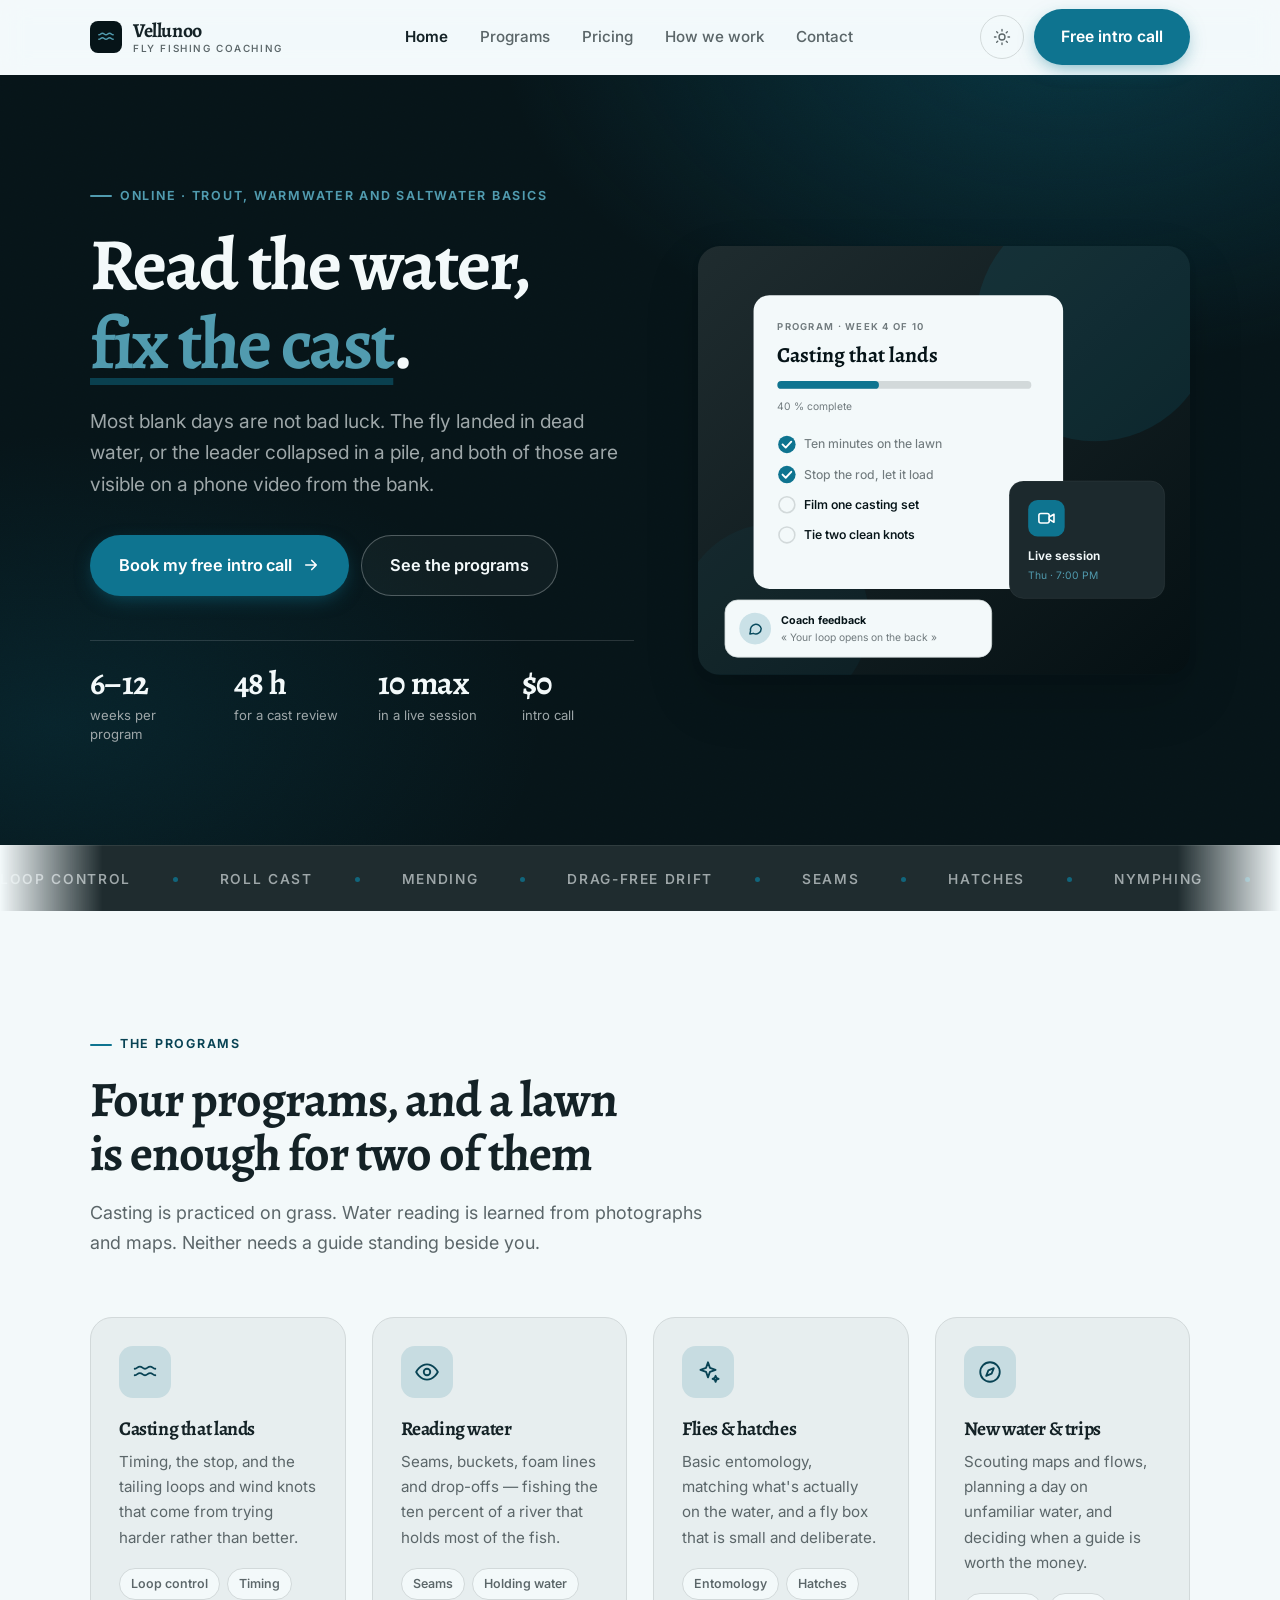
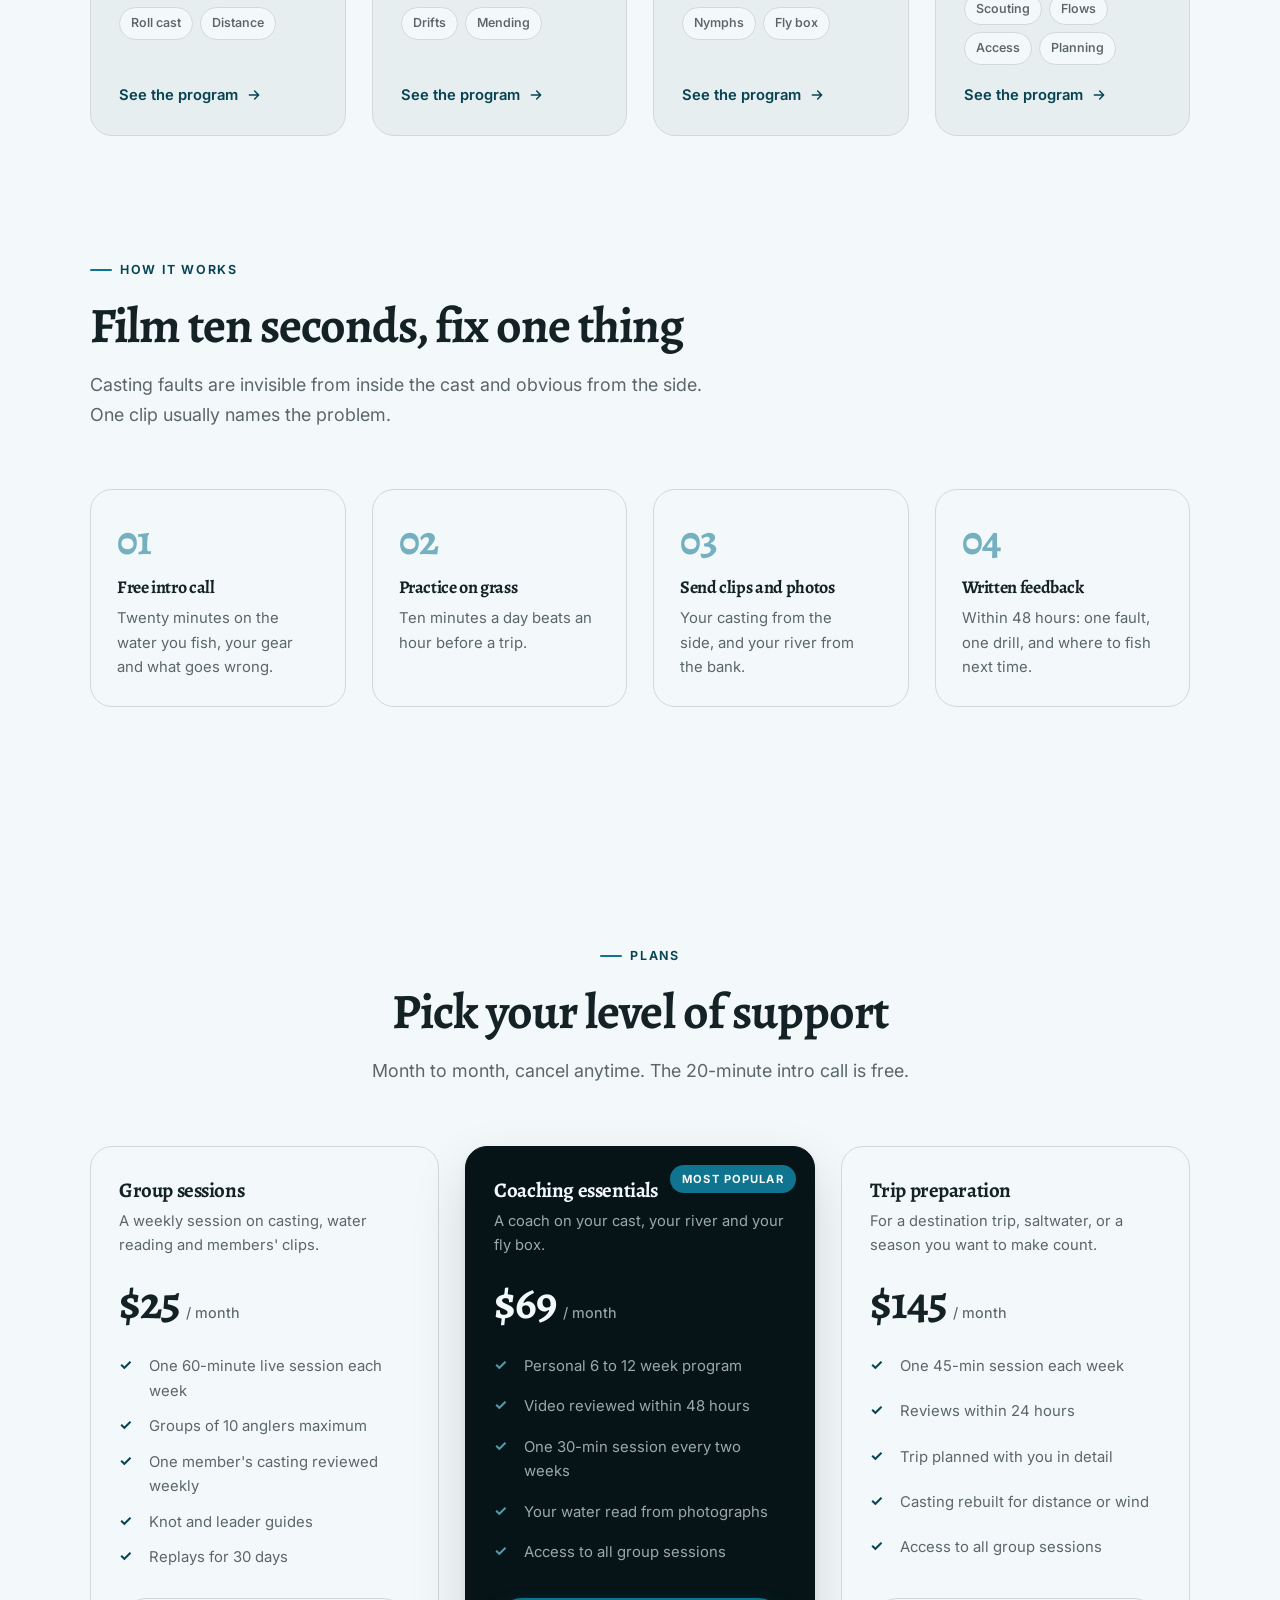
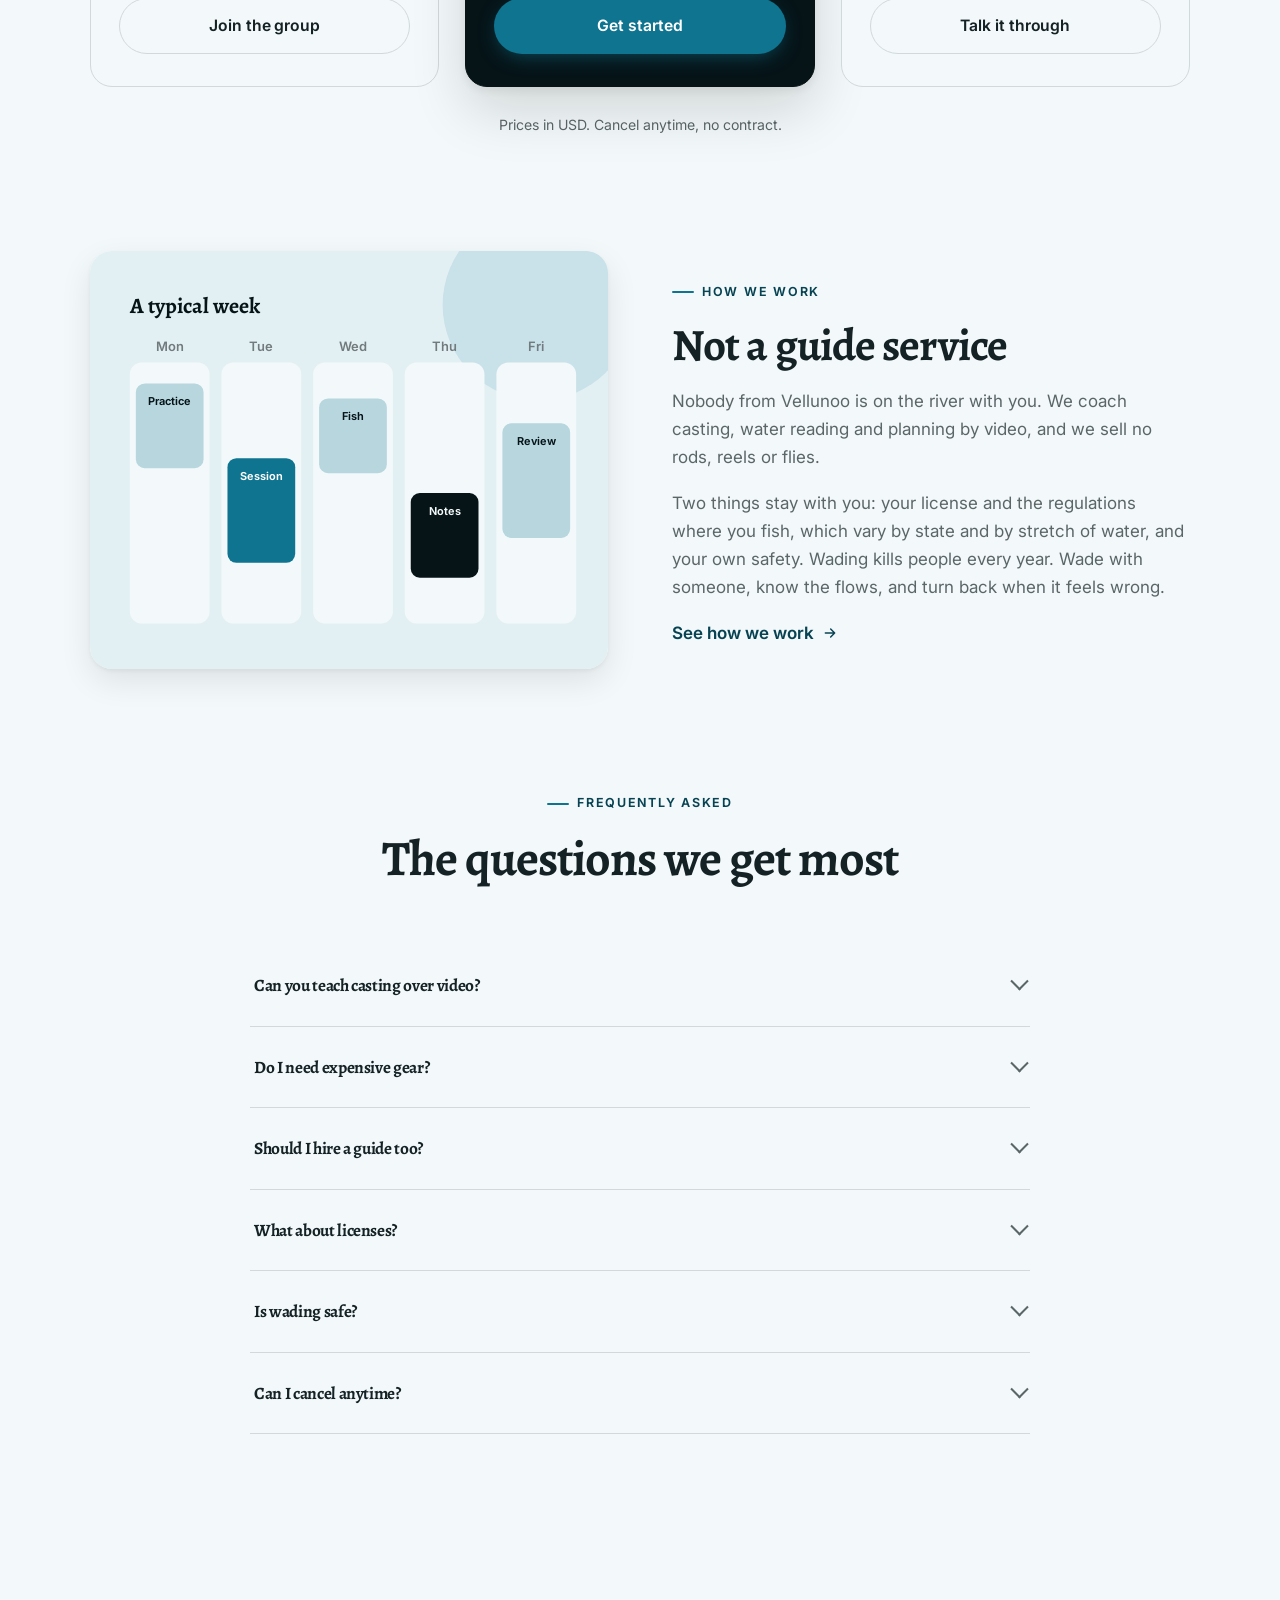
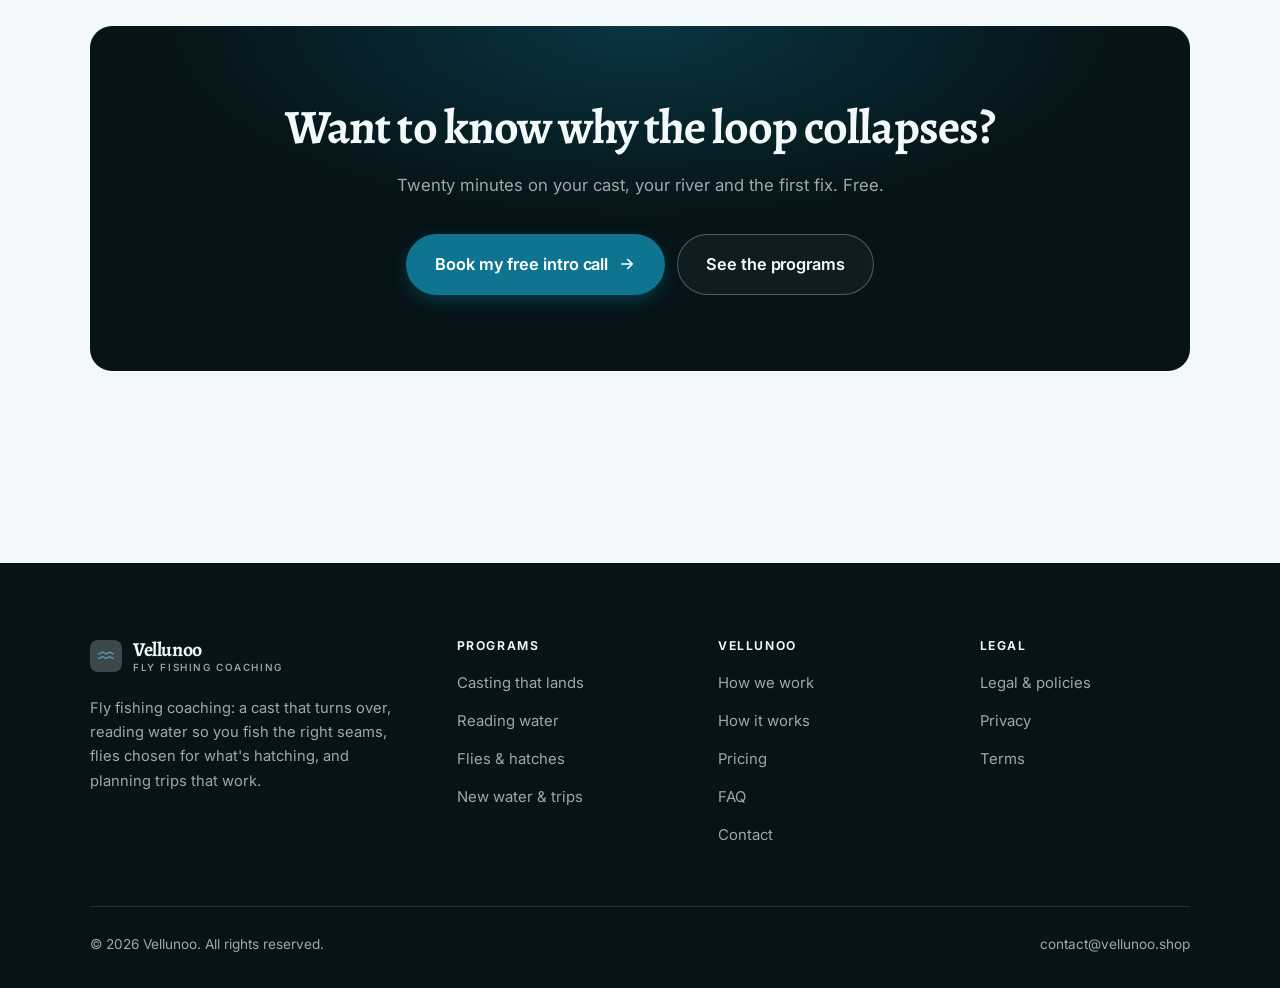
<file: index.html>
<!DOCTYPE html>
<html lang="en" class="no-js">
<head>
<meta charset="utf-8">
<meta name="viewport" content="width=device-width, initial-scale=1">
<title>Vellunoo — Fly fishing coaching: read the water, fix the cast</title>
<meta name="description" content="Online fly fishing coaching: casting mechanics from your own video, reading water, entomology and fly selection, and trip planning. Not a guide service.">
<link rel="canonical" href="https://vellunoo.shop/">

<meta property="og:type" content="website">
<meta property="og:url" content="https://vellunoo.shop/">
<meta property="og:site_name" content="Vellunoo">
<meta property="og:locale" content="en_US">
<meta property="og:title" content="Vellunoo — Fly fishing coaching: read the water, fix the cast">
<meta property="og:description" content="Online fly fishing coaching: casting mechanics from your own video, reading water, entomology and fly selection, and trip planning. Not a guide service.">
<meta name="theme-color" content="#061418">

<link rel="icon" href="assets/img/favicon.svg" type="image/svg+xml">
<link rel="preconnect" href="https://fonts.googleapis.com">
<link rel="preconnect" href="https://fonts.gstatic.com" crossorigin>
<link rel="stylesheet" href="https://fonts.googleapis.com/css2?family=Alegreya:wght@400..700&family=Inter:wght@400..700&display=swap">
<link rel="stylesheet" href="assets/css/style.css">

<!-- Thème appliqué avant le premier rendu (évite le flash) -->
<script>
document.documentElement.classList.remove('no-js');
(function(){try{var t=localStorage.getItem('site-theme');if(t){document.documentElement.setAttribute('data-theme',t);}}catch(e){}})();
</script>
<script type="application/ld+json">
{
  "@context": "https://schema.org",
  "@type": "Organization",
  "name": "Vellunoo",
  "url": "https://vellunoo.shop/",
  "email": "contact@vellunoo.shop",
  "description": "Online fly fishing coaching: casting mechanics from your own video, reading water, entomology and fly selection, and trip planning. Not a guide service.",
  "areaServed": "US",
  "knowsLanguage": "en"
}
</script>
</head>

<body>
<a class="skip-link" href="#main">Skip to main content</a>

<header class="site-header">
  <nav class="wrap nav" aria-label="Main navigation">
    <a class="brand" href="index.html">
      <svg class="brand__mark" viewBox="0 0 64 64" aria-hidden="true">
        <rect class="bm-bg" width="64" height="64" rx="16"/>
        <g class="bm-ic" transform="translate(14 14) scale(1.5)" fill="none" stroke-width="2.1" stroke-linecap="round" stroke-linejoin="round"><path d="M2.5 9c2.4 0 2.4-2 4.75-2s2.4 2 4.75 2 2.4-2 4.75-2 2.4 2 4.75 2M2.5 15c2.4 0 2.4-2 4.75-2s2.4 2 4.75 2 2.4-2 4.75-2 2.4 2 4.75 2"/></g>
      </svg>
      <span>Vellunoo<span class="brand__sub">Fly fishing coaching</span></span>
    </a>

    <ul class="nav__links" id="nav-links">
      <li><a href="index.html" aria-current="page">Home</a></li>
      <li><a href="programs.html">Programs</a></li>
      <li><a href="index.html#pricing">Pricing</a></li>
      <li><a href="about.html">How we work</a></li>
      <li><a href="contact.html">Contact</a></li>
      <li><a class="btn btn--primary" href="contact.html">Free intro call</a></li>
    </ul>

    <div class="nav__cta">
      <button class="theme-toggle" type="button" aria-label="Switch to dark theme">
        <svg class="icon-sun" viewBox="0 0 24 24" fill="none" stroke="currentColor" stroke-width="1.8" stroke-linecap="round" aria-hidden="true"><circle cx="12" cy="12" r="4"/><path d="M12 2v2m0 16v2M2 12h2m16 0h2M4.9 4.9l1.4 1.4m11.4 11.4 1.4 1.4M19.1 4.9l-1.4 1.4M6.3 17.7l-1.4 1.4"/></svg>
        <svg class="icon-moon" viewBox="0 0 24 24" fill="none" stroke="currentColor" stroke-width="1.8" stroke-linecap="round" stroke-linejoin="round" aria-hidden="true"><path d="M21 12.8A9 9 0 1 1 11.2 3a7 7 0 0 0 9.8 9.8z"/></svg>
      </button>
      <a class="btn btn--primary" href="contact.html">Free intro call</a>
      <button class="nav__toggle" type="button" aria-expanded="false" aria-controls="nav-links" aria-label="Open menu">
        <svg class="icon-open" viewBox="0 0 24 24" fill="none" stroke="currentColor" stroke-width="2" stroke-linecap="round" aria-hidden="true"><path d="M3 6h18M3 12h18M3 18h18"/></svg>
        <svg class="icon-close" viewBox="0 0 24 24" fill="none" stroke="currentColor" stroke-width="2" stroke-linecap="round" aria-hidden="true"><path d="M6 6l12 12M18 6L6 18"/></svg>
      </button>
    </div>
  </nav>
</header>

<main id="main">

<section class="hero">
  <div class="wrap hero__inner">
    <div>
      <span class="eyebrow hero__eyebrow">Online · Trout, warmwater and saltwater basics</span>
      <h1>Read the water,<br> <em>fix the cast</em>.</h1>
      <p class="hero__lede">Most blank days are not bad luck. The fly landed in dead water, or the leader collapsed in a pile, and both of those are visible on a phone video from the bank.</p>

      <div class="hero__actions">
        <a class="btn btn--primary btn--lg" href="contact.html">Book my free intro call <svg viewBox="0 0 24 24" fill="none" stroke="currentColor" stroke-width="2.2" stroke-linecap="round" stroke-linejoin="round" aria-hidden="true"><path d="M5 12h14M13 6l6 6-6 6"/></svg></a>
        <a class="btn btn--on-dark btn--lg" href="programs.html">See the programs</a>
      </div>

      <ul class="hero__proof">
        <li><span class="stat__num">6–12</span><span class="stat__label">weeks per program</span></li>
        <li><span class="stat__num">48 h</span><span class="stat__label">for a cast review</span></li>
        <li><span class="stat__num">10 max</span><span class="stat__label">in a live session</span></li>
        <li><span class="stat__num">$0</span><span class="stat__label">intro call</span></li>
      </ul>
    </div>

    <div class="hero__art">
      <svg viewBox="0 0 620 540" role="img" aria-label="A fly fishing program in week 4 of 10, showing this week's practice, the next live session and coach feedback.">
        <defs>
          <linearGradient id="hbg" x1="0" y1="0" x2="1" y2="1">
            <stop offset="0" stop-color="#1f2c2f"/><stop offset="1" stop-color="#051013"/>
          </linearGradient>
        </defs>
        <rect width="620" height="540" rx="22" fill="url(#hbg)"/>
        <circle cx="500" cy="96" r="150" fill="#0e7490" opacity=".16"/>
        <circle cx="96" cy="470" r="120" fill="#0e7490" opacity=".08"/>

        <g style="font-family: var(--font-body)">
          <!-- Carte programme -->
          <rect x="70" y="62" width="390" height="370" rx="20" fill="#f3f9fa"/>
          <text x="100" y="106" font-size="12" font-weight="650" letter-spacing="1.6" fill="#717b7e">PROGRAM · WEEK 4 OF 10</text>
          <text x="100" y="146" font-size="27" font-weight="700" fill="#061418" style="font-family: var(--font-display)">Casting that lands</text>
          <rect x="100" y="170" width="320" height="10" rx="5" fill="#d2d9da"/>
          <rect x="100" y="170" width="128" height="10" rx="5" fill="#0e7490"/>
          <text x="100" y="206" font-size="13" fill="#717b7e">40 % complete</text>
          <circle cx="112" cy="250" r="11" fill="#0e7490"/><path d="M106.5 250l4 4 7-7.5" fill="none" stroke="#ffffff" stroke-width="2.4" stroke-linecap="round" stroke-linejoin="round"/><text x="134" y="255" font-size="15.5" fill="#717b7e" font-weight="450">Ten minutes on the lawn</text>
          <circle cx="112" cy="288" r="11" fill="#0e7490"/><path d="M106.5 288l4 4 7-7.5" fill="none" stroke="#ffffff" stroke-width="2.4" stroke-linecap="round" stroke-linejoin="round"/><text x="134" y="293" font-size="15.5" fill="#717b7e" font-weight="450">Stop the rod, let it load</text>
          <circle cx="112" cy="326" r="10" fill="none" stroke="#d2d9da" stroke-width="2"/><text x="134" y="331" font-size="15.5" fill="#061418" font-weight="560">Film one casting set</text>
          <circle cx="112" cy="364" r="10" fill="none" stroke="#d2d9da" stroke-width="2"/><text x="134" y="369" font-size="15.5" fill="#061418" font-weight="560">Tie two clean knots</text>

          <!-- Carte séance -->
          <rect x="392" y="296" width="196" height="148" rx="18" fill="#1c292d" stroke="#ffffff" stroke-opacity=".08"/>
          <rect x="416" y="320" width="46" height="46" rx="12" fill="#0e7490"/>
          <g transform="translate(427 331)" fill="none" stroke="#ffffff" color="#ffffff" stroke-width="2" stroke-linecap="round" stroke-linejoin="round"><rect x="2.5" y="6" width="13" height="12" rx="2.5"/><path d="M15.5 10.5 21.5 7v10l-6-3.5z"/></g>
          <text x="416" y="396" font-size="15" font-weight="650" fill="#f3f9fa">Live session</text>
          <text x="416" y="420" font-size="13" fill="#519baf">Thu · 7:00 PM</text>

          <!-- Retour du coach -->
          <rect x="34" y="446" width="336" height="72" rx="16" fill="#f3f9fa" stroke="#d2d9da"/>
          <circle cx="72" cy="482" r="20" fill="#cae1e7"/>
          <g transform="translate(62 472) scale(.84)" fill="none" stroke="#094b5e" stroke-width="2.2" stroke-linecap="round" stroke-linejoin="round"><path d="M21 12a8 8 0 0 1-11.6 7.1L4 20l1-4.6A8 8 0 1 1 21 12z"/></g>
          <text x="104" y="476" font-size="13.5" font-weight="700" fill="#061418">Coach feedback</text>
          <text x="104" y="498" font-size="13" fill="#717b7e">« Your loop opens on the back »</text>
        </g>
      </svg>
    </div>
  </div>
</section>

<div class="marquee" aria-hidden="true">
  <div class="marquee__track"><span>Loop control</span><span>Roll cast</span><span>Mending</span><span>Drag-free drift</span><span>Seams</span><span>Hatches</span><span>Nymphing</span><span>Knots</span><span>Leaders</span><span>Reading water</span><span>Loop control</span><span>Roll cast</span><span>Mending</span><span>Drag-free drift</span><span>Seams</span><span>Hatches</span><span>Nymphing</span><span>Knots</span><span>Leaders</span><span>Reading water</span></div>
</div>

<section class="section wrap" id="programs">
  <div class="section-head reveal">
    <span class="eyebrow">The programs</span>
    <h2>Four programs, and a lawn is enough for two of them</h2>
    <p>Casting is practiced on grass. Water reading is learned from photographs and maps. Neither needs a guide standing beside you.</p>
  </div>
  <div class="grid grid--4 reveal-group">
    <a class="card" href="programs.html#casting">
      <div class="card__icon"><svg viewBox="0 0 24 24" fill="none" stroke="currentColor" stroke-width="1.7" stroke-linecap="round" stroke-linejoin="round" aria-hidden="true"><path d="M2.5 9c2.4 0 2.4-2 4.75-2s2.4 2 4.75 2 2.4-2 4.75-2 2.4 2 4.75 2M2.5 15c2.4 0 2.4-2 4.75-2s2.4 2 4.75 2 2.4-2 4.75-2 2.4 2 4.75 2"/></svg></div>
      <h3>Casting that lands</h3>
      <p>Timing, the stop, and the tailing loops and wind knots that come from trying harder rather than better.</p>
      <ul class="tags"><li>Loop control</li><li>Timing</li><li>Roll cast</li><li>Distance</li></ul>
      <span class="arrow-link">See the program <svg viewBox="0 0 24 24" fill="none" stroke="currentColor" stroke-width="2.2" stroke-linecap="round" stroke-linejoin="round" aria-hidden="true"><path d="M5 12h14M13 6l6 6-6 6"/></svg></span>
    </a>
    <a class="card" href="programs.html#water">
      <div class="card__icon"><svg viewBox="0 0 24 24" fill="none" stroke="currentColor" stroke-width="1.7" stroke-linecap="round" stroke-linejoin="round" aria-hidden="true"><path d="M2 12s3.6-7 10-7 10 7 10 7-3.6 7-10 7S2 12 2 12z"/><circle cx="12" cy="12" r="3"/></svg></div>
      <h3>Reading water</h3>
      <p>Seams, buckets, foam lines and drop-offs — fishing the ten percent of a river that holds most of the fish.</p>
      <ul class="tags"><li>Seams</li><li>Holding water</li><li>Drifts</li><li>Mending</li></ul>
      <span class="arrow-link">See the program <svg viewBox="0 0 24 24" fill="none" stroke="currentColor" stroke-width="2.2" stroke-linecap="round" stroke-linejoin="round" aria-hidden="true"><path d="M5 12h14M13 6l6 6-6 6"/></svg></span>
    </a>
    <a class="card" href="programs.html#flies">
      <div class="card__icon"><svg viewBox="0 0 24 24" fill="none" stroke="currentColor" stroke-width="1.7" stroke-linecap="round" stroke-linejoin="round" aria-hidden="true"><path d="M12 3l1.8 5.2L19 10l-5.2 1.8L12 17l-1.8-5.2L5 10l5.2-1.8zM19 15.5l.8 2 2 .8-2 .8-.8 2-.8-2-2-.8 2-.8z"/></svg></div>
      <h3>Flies &amp; hatches</h3>
      <p>Basic entomology, matching what's actually on the water, and a fly box that is small and deliberate.</p>
      <ul class="tags"><li>Entomology</li><li>Hatches</li><li>Nymphs</li><li>Fly box</li></ul>
      <span class="arrow-link">See the program <svg viewBox="0 0 24 24" fill="none" stroke="currentColor" stroke-width="2.2" stroke-linecap="round" stroke-linejoin="round" aria-hidden="true"><path d="M5 12h14M13 6l6 6-6 6"/></svg></span>
    </a>
    <a class="card" href="programs.html#trips">
      <div class="card__icon"><svg viewBox="0 0 24 24" fill="none" stroke="currentColor" stroke-width="1.7" stroke-linecap="round" stroke-linejoin="round" aria-hidden="true"><circle cx="12" cy="12" r="9"/><path d="M15.5 8.5 13.5 13.5 8.5 15.5 10.5 10.5z"/></svg></div>
      <h3>New water &amp; trips</h3>
      <p>Scouting maps and flows, planning a day on unfamiliar water, and deciding when a guide is worth the money.</p>
      <ul class="tags"><li>Scouting</li><li>Flows</li><li>Access</li><li>Planning</li></ul>
      <span class="arrow-link">See the program <svg viewBox="0 0 24 24" fill="none" stroke="currentColor" stroke-width="2.2" stroke-linecap="round" stroke-linejoin="round" aria-hidden="true"><path d="M5 12h14M13 6l6 6-6 6"/></svg></span>
    </a>
  </div>
</section>

<section class="section section--flush wrap" id="how-it-works">
  <div class="section-head reveal">
    <span class="eyebrow">How it works</span>
    <h2>Film ten seconds, fix one thing</h2>
    <p>Casting faults are invisible from inside the cast and obvious from the side. One clip usually names the problem.</p>
  </div>
  <div class="grid grid--4 steps reveal-group">
    <article class="step">
      <h3>Free intro call</h3>
      <p>Twenty minutes on the water you fish, your gear and what goes wrong.</p>
    </article>
    <article class="step">
      <h3>Practice on grass</h3>
      <p>Ten minutes a day beats an hour before a trip.</p>
    </article>
    <article class="step">
      <h3>Send clips and photos</h3>
      <p>Your casting from the side, and your river from the bank.</p>
    </article>
    <article class="step">
      <h3>Written feedback</h3>
      <p>Within 48 hours: one fault, one drill, and where to fish next time.</p>
    </article>
  </div>
</section>

<section class="section wrap" id="pricing">
  <div class="section-head section-head--center reveal">
    <span class="eyebrow">Plans</span>
    <h2>Pick your level of support</h2>
    <p>Month to month, cancel anytime. The 20-minute intro call is free.</p>
  </div>
  <div class="grid grid--3 plans reveal-group">
    <article class="plan">
      
      <h3>Group sessions</h3>
      <p class="plan__desc">A weekly session on casting, water reading and members' clips.</p>
      <p class="plan__price">$25<span class="plan__period">/ month</span></p>
      <ul class="plan__features">
        <li>One 60-minute live session each week</li>
        <li>Groups of 10 anglers maximum</li>
        <li>One member's casting reviewed weekly</li>
        <li>Knot and leader guides</li>
        <li>Replays for 30 days</li>
      </ul>
      <a class="btn btn--ghost btn--block" href="contact.html">Join the group</a>
    </article>
    <article class="plan plan--featured">
      <span class="plan__tag">Most popular</span>
      <h3>Coaching essentials</h3>
      <p class="plan__desc">A coach on your cast, your river and your fly box.</p>
      <p class="plan__price">$69<span class="plan__period">/ month</span></p>
      <ul class="plan__features">
        <li>Personal 6 to 12 week program</li>
        <li>Video reviewed within 48 hours</li>
        <li>One 30-min session every two weeks</li>
        <li>Your water read from photographs</li>
        <li>Access to all group sessions</li>
      </ul>
      <a class="btn btn--primary btn--block" href="contact.html">Get started</a>
    </article>
    <article class="plan">
      
      <h3>Trip preparation</h3>
      <p class="plan__desc">For a destination trip, saltwater, or a season you want to make count.</p>
      <p class="plan__price">$145<span class="plan__period">/ month</span></p>
      <ul class="plan__features">
        <li>One 45-min session each week</li>
        <li>Reviews within 24 hours</li>
        <li>Trip planned with you in detail</li>
        <li>Casting rebuilt for distance or wind</li>
        <li>Access to all group sessions</li>
      </ul>
      <a class="btn btn--ghost btn--block" href="contact.html">Talk it through</a>
    </article>
  </div>
  <p class="plans-note">Prices in USD. Cancel anytime, no contract.</p>
</section>

<section class="section section--flush wrap">
  <div class="split reveal">
    <div class="split__art">
      <svg viewBox="0 0 520 420" role="img" aria-label="Example of a typical week: Practice, Session, Fish, Notes, Review.">
        <rect width="520" height="420" rx="20" fill="#e3f0f3"/>
        <circle cx="450" cy="54" r="96" fill="#0e7490" opacity=".12"/>
        <g style="font-family: var(--font-body)">
        <text x="40" y="62" font-size="22" font-weight="700" fill="#061418" style="font-family: var(--font-display)">A typical week</text>
        <text x="80" y="100" text-anchor="middle" font-size="13" font-weight="600" fill="#717b7e">Mon</text>
        <rect x="40" y="112" width="80" height="262" rx="12" fill="#f3f9fa"/>
        <rect x="46" y="133" width="68" height="85" rx="9" fill="#b7d6de"/>
        <text x="80" y="155" text-anchor="middle" font-size="11" font-weight="650" fill="#061418">Practice</text>
        <text x="172" y="100" text-anchor="middle" font-size="13" font-weight="600" fill="#717b7e">Tue</text>
        <rect x="132" y="112" width="80" height="262" rx="12" fill="#f3f9fa"/>
        <rect x="138" y="208" width="68" height="105" rx="9" fill="#0e7490"/>
        <text x="172" y="230" text-anchor="middle" font-size="11" font-weight="650" fill="#ffffff">Session</text>
        <text x="264" y="100" text-anchor="middle" font-size="13" font-weight="600" fill="#717b7e">Wed</text>
        <rect x="224" y="112" width="80" height="262" rx="12" fill="#f3f9fa"/>
        <rect x="230" y="148" width="68" height="75" rx="9" fill="#b7d6de"/>
        <text x="264" y="170" text-anchor="middle" font-size="11" font-weight="650" fill="#061418">Fish</text>
        <text x="356" y="100" text-anchor="middle" font-size="13" font-weight="600" fill="#717b7e">Thu</text>
        <rect x="316" y="112" width="80" height="262" rx="12" fill="#f3f9fa"/>
        <rect x="322" y="243" width="68" height="85" rx="9" fill="#061418"/>
        <text x="356" y="265" text-anchor="middle" font-size="11" font-weight="650" fill="#f3f9fa">Notes</text>
        <text x="448" y="100" text-anchor="middle" font-size="13" font-weight="600" fill="#717b7e">Fri</text>
        <rect x="408" y="112" width="80" height="262" rx="12" fill="#f3f9fa"/>
        <rect x="414" y="173" width="68" height="115" rx="9" fill="#b7d6de"/>
        <text x="448" y="195" text-anchor="middle" font-size="11" font-weight="650" fill="#061418">Review</text>
        </g>
      </svg>
    </div>
    <div>
      <span class="eyebrow">How we work</span>
      <h2>Not a guide service</h2>
      <p>Nobody from Vellunoo is on the river with you. We coach casting, water reading and planning by video, and we sell no rods, reels or flies.</p>
      <p>Two things stay with you: your license and the regulations where you fish, which vary by state and by stretch of water, and your own safety. Wading kills people every year. Wade with someone, know the flows, and turn back when it feels wrong.</p>
      <p><a class="arrow-link" href="about.html">See how we work <svg viewBox="0 0 24 24" fill="none" stroke="currentColor" stroke-width="2.2" stroke-linecap="round" stroke-linejoin="round" aria-hidden="true"><path d="M5 12h14M13 6l6 6-6 6"/></svg></a></p>
    </div>
  </div>
</section>

<section class="section section--flush wrap" id="faq">
  <div class="section-head section-head--center reveal">
    <span class="eyebrow">Frequently asked</span>
    <h2>The questions we get most</h2>
  </div>
  <div class="faq reveal">
    <details>
      <summary>Can you teach casting over video?</summary>
      <p>Yes, and often better than on the water. On a lawn there is no fish to distract you, and a clip from the side shows faults nobody can see while casting.</p>
    </details>
    <details>
      <summary>Do I need expensive gear?</summary>
      <p>No. A moderate rod in the right weight, a decent line and a few flies. Line quality matters more than rod price, and we sell nothing.</p>
    </details>
    <details>
      <summary>Should I hire a guide too?</summary>
      <p>For unfamiliar water, one guided day is excellent value and we'll say so. This coaching is what happens in the weeks around it.</p>
    </details>
    <details>
      <summary>What about licenses?</summary>
      <p>Required in every state, with rules that differ by water and season. Checking them is your job — we'll remind you and point you at the agency.</p>
    </details>
    <details>
      <summary>Is wading safe?</summary>
      <p>Not inherently. Cold water, slick rock and rising flows are real hazards. We cover judgment, but we are not there and you carry the risk.</p>
    </details>
    <details>
      <summary>Can I cancel anytime?</summary>
      <p>Yes. No contract, no minimum term. Access stays open until the end of the month you already paid for.</p>
    </details>
  </div>
</section>

<section class="wrap section--tight">
  <div class="cta-band reveal">
    <h2>Want to know why the loop collapses?</h2>
    <p>Twenty minutes on your cast, your river and the first fix. Free.</p>
    <div class="hero__actions">
      <a class="btn btn--primary btn--lg" href="contact.html">Book my free intro call <svg viewBox="0 0 24 24" fill="none" stroke="currentColor" stroke-width="2.2" stroke-linecap="round" stroke-linejoin="round" aria-hidden="true"><path d="M5 12h14M13 6l6 6-6 6"/></svg></a>
      <a class="btn btn--on-dark btn--lg" href="programs.html">See the programs</a>
    </div>
  </div>
</section>

</main>

<footer class="site-footer">
  <div class="wrap">
    <div class="footer__grid">
      <div class="footer__brand">
        <a class="brand" href="index.html">
          <svg class="brand__mark" viewBox="0 0 64 64" aria-hidden="true">
        <rect class="bm-bg" width="64" height="64" rx="16"/>
        <g class="bm-ic" transform="translate(14 14) scale(1.5)" fill="none" stroke-width="2.1" stroke-linecap="round" stroke-linejoin="round"><path d="M2.5 9c2.4 0 2.4-2 4.75-2s2.4 2 4.75 2 2.4-2 4.75-2 2.4 2 4.75 2M2.5 15c2.4 0 2.4-2 4.75-2s2.4 2 4.75 2 2.4-2 4.75-2 2.4 2 4.75 2"/></g>
      </svg>
          <span>Vellunoo<span class="brand__sub">Fly fishing coaching</span></span>
        </a>
        <p>Fly fishing coaching: a cast that turns over, reading water so you fish the right seams, flies chosen for what's hatching, and planning trips that work.</p>
      </div>

      <div class="footer__col">
        <h4>Programs</h4>
        <ul>
          <li><a href="programs.html#casting">Casting that lands</a></li>
          <li><a href="programs.html#water">Reading water</a></li>
          <li><a href="programs.html#flies">Flies &amp; hatches</a></li>
          <li><a href="programs.html#trips">New water &amp; trips</a></li>
        </ul>
      </div>

      <div class="footer__col">
        <h4>Vellunoo</h4>
        <ul>
          <li><a href="about.html">How we work</a></li>
          <li><a href="index.html#how-it-works">How it works</a></li>
          <li><a href="index.html#pricing">Pricing</a></li>
          <li><a href="index.html#faq">FAQ</a></li>
          <li><a href="contact.html">Contact</a></li>
        </ul>
      </div>

      <div class="footer__col">
        <h4>Legal</h4>
        <ul>
          <li><a href="legal.html">Legal &amp; policies</a></li>
          <li><a href="legal.html#privacy">Privacy</a></li>
          <li><a href="legal.html#terms">Terms</a></li>
        </ul>
      </div>
    </div>

    <div class="footer__bottom">
      <p>© <span data-year>2026</span> Vellunoo. All rights reserved.</p>
      <p><a href="mailto:contact@vellunoo.shop">contact@vellunoo.shop</a></p>
    </div>
  </div>
</footer>

<script src="assets/js/main.js" defer></script>
</body>
</html>
</file>
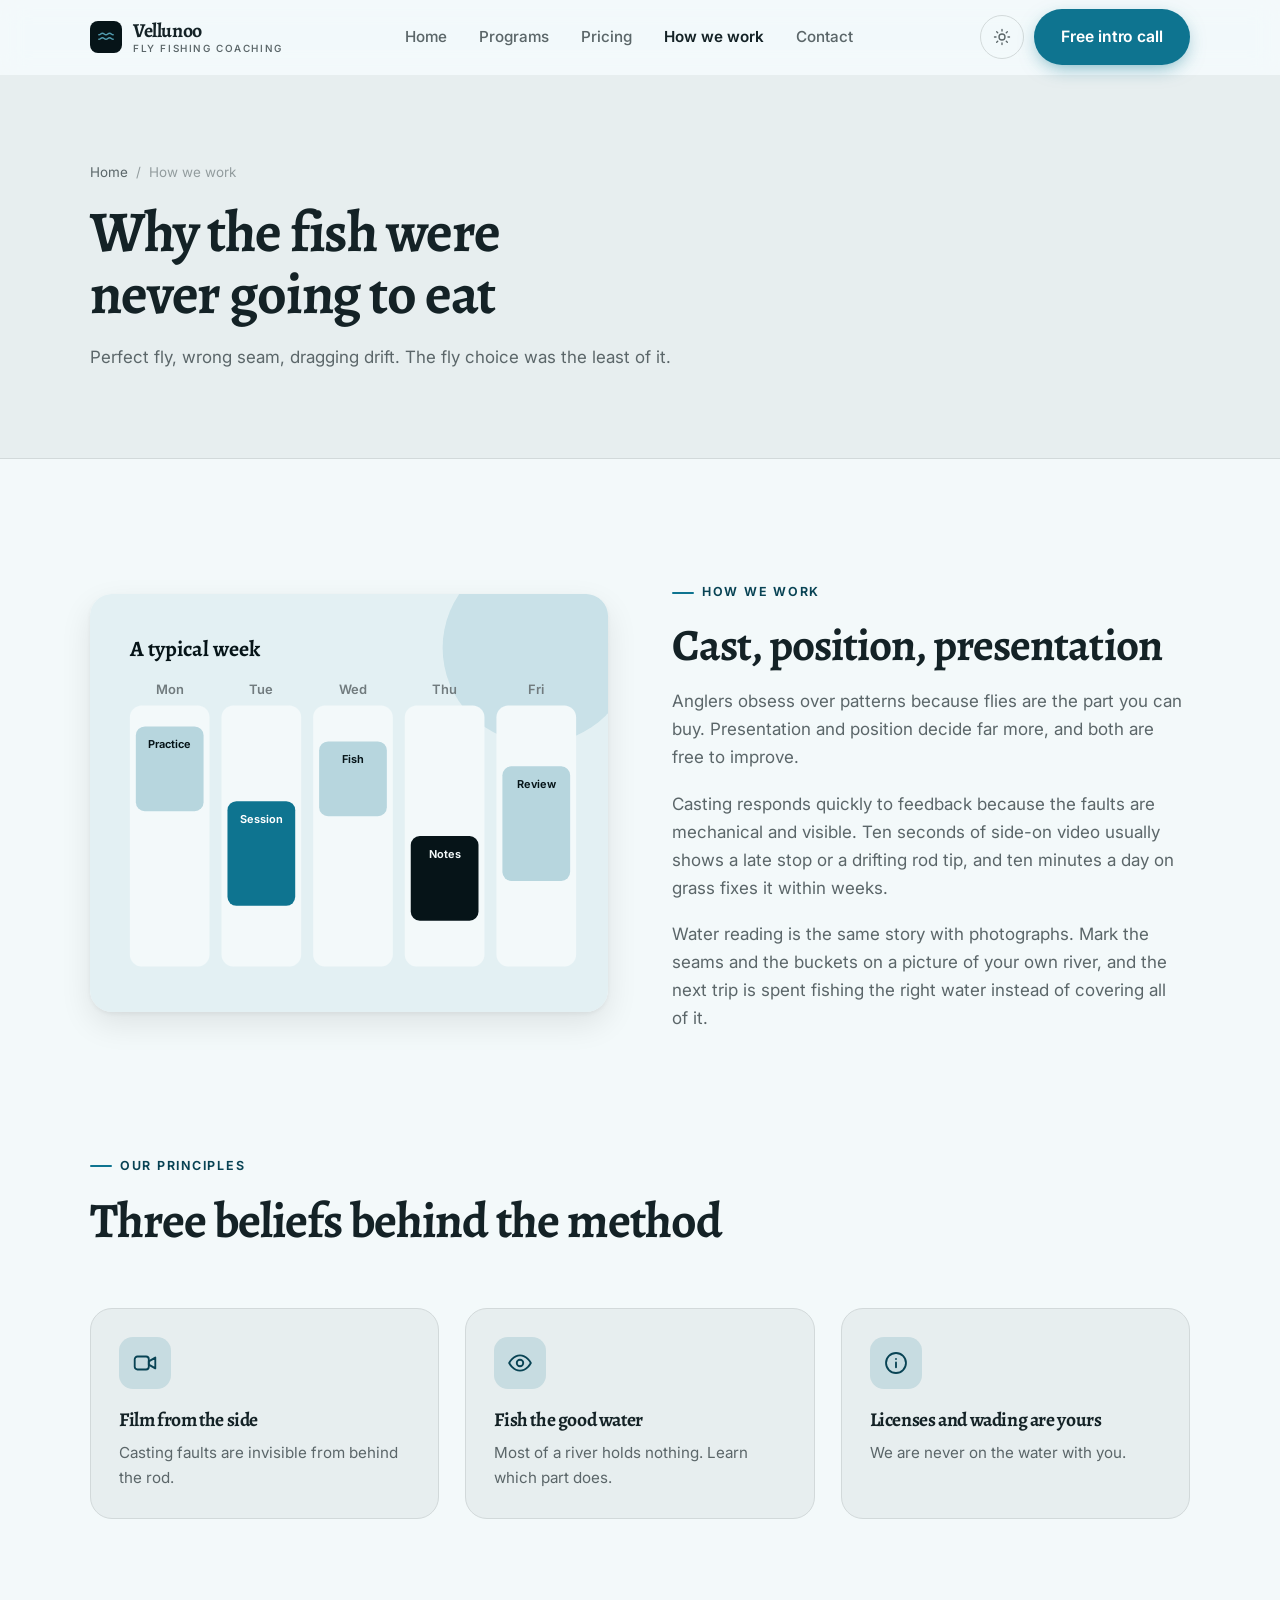
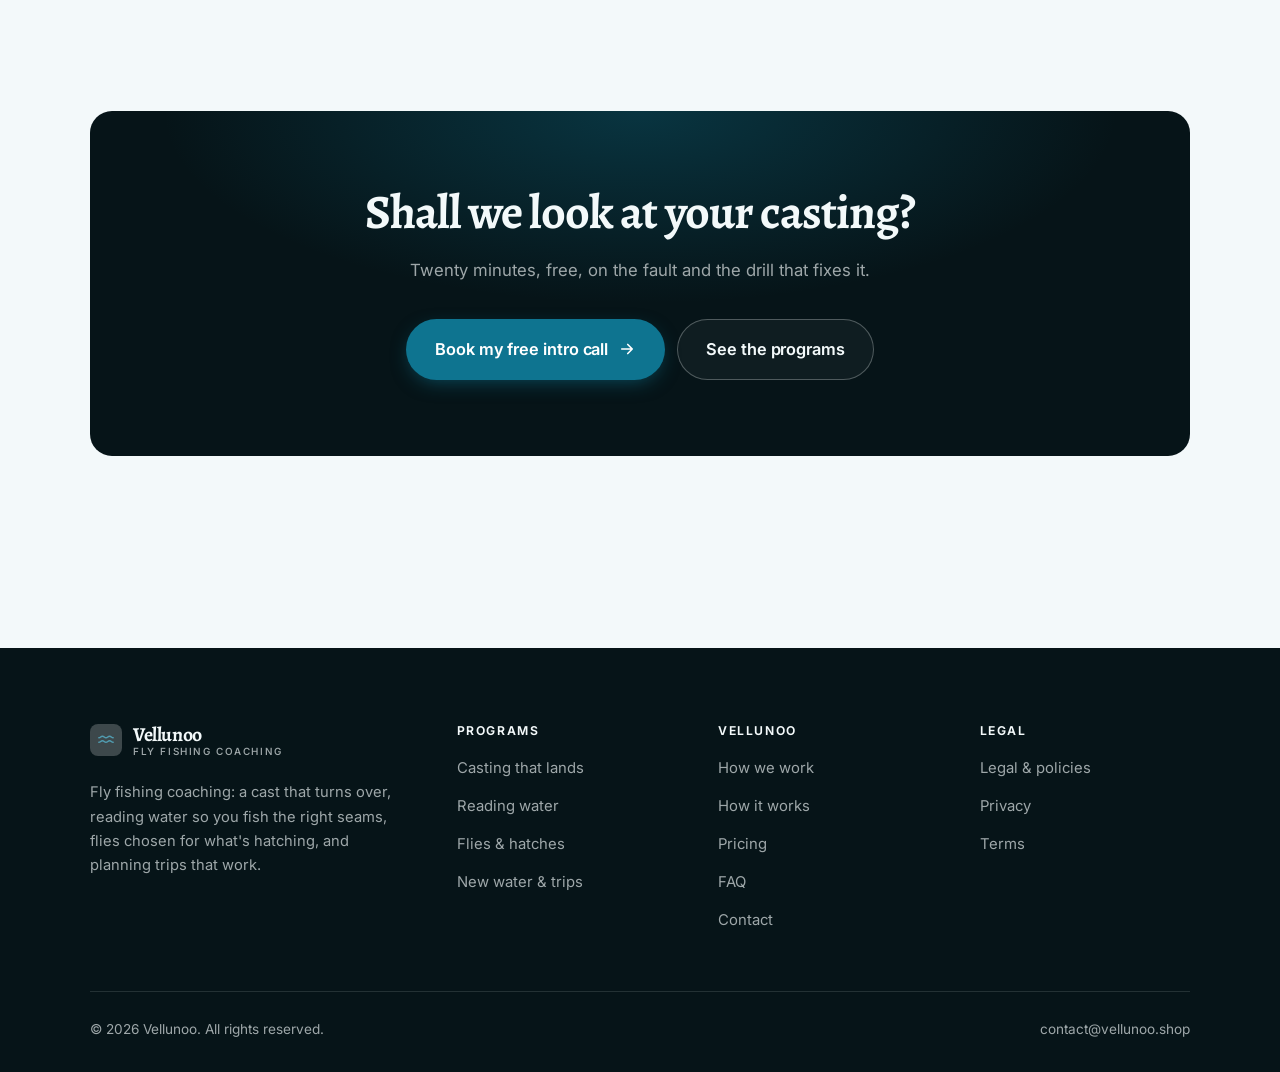
<file: about.html>
<!DOCTYPE html>
<html lang="en" class="no-js">
<head>
<meta charset="utf-8">
<meta name="viewport" content="width=device-width, initial-scale=1">
<title>How we work — Vellunoo</title>
<meta name="description" content="Why casting and water reading are learnable by video, and what Vellunoo is not.">
<link rel="canonical" href="https://vellunoo.shop/about.html">

<meta property="og:type" content="website">
<meta property="og:url" content="https://vellunoo.shop/about.html">
<meta property="og:site_name" content="Vellunoo">
<meta property="og:locale" content="en_US">
<meta property="og:title" content="How we work — Vellunoo">
<meta property="og:description" content="Why casting and water reading are learnable by video, and what Vellunoo is not.">
<meta name="theme-color" content="#061418">

<link rel="icon" href="assets/img/favicon.svg" type="image/svg+xml">
<link rel="preconnect" href="https://fonts.googleapis.com">
<link rel="preconnect" href="https://fonts.gstatic.com" crossorigin>
<link rel="stylesheet" href="https://fonts.googleapis.com/css2?family=Alegreya:wght@400..700&family=Inter:wght@400..700&display=swap">
<link rel="stylesheet" href="assets/css/style.css">

<!-- Thème appliqué avant le premier rendu (évite le flash) -->
<script>
document.documentElement.classList.remove('no-js');
(function(){try{var t=localStorage.getItem('site-theme');if(t){document.documentElement.setAttribute('data-theme',t);}}catch(e){}})();
</script>
</head>

<body>
<a class="skip-link" href="#main">Skip to main content</a>

<header class="site-header">
  <nav class="wrap nav" aria-label="Main navigation">
    <a class="brand" href="index.html">
      <svg class="brand__mark" viewBox="0 0 64 64" aria-hidden="true">
        <rect class="bm-bg" width="64" height="64" rx="16"/>
        <g class="bm-ic" transform="translate(14 14) scale(1.5)" fill="none" stroke-width="2.1" stroke-linecap="round" stroke-linejoin="round"><path d="M2.5 9c2.4 0 2.4-2 4.75-2s2.4 2 4.75 2 2.4-2 4.75-2 2.4 2 4.75 2M2.5 15c2.4 0 2.4-2 4.75-2s2.4 2 4.75 2 2.4-2 4.75-2 2.4 2 4.75 2"/></g>
      </svg>
      <span>Vellunoo<span class="brand__sub">Fly fishing coaching</span></span>
    </a>

    <ul class="nav__links" id="nav-links">
      <li><a href="index.html">Home</a></li>
      <li><a href="programs.html">Programs</a></li>
      <li><a href="index.html#pricing">Pricing</a></li>
      <li><a href="about.html" aria-current="page">How we work</a></li>
      <li><a href="contact.html">Contact</a></li>
      <li><a class="btn btn--primary" href="contact.html">Free intro call</a></li>
    </ul>

    <div class="nav__cta">
      <button class="theme-toggle" type="button" aria-label="Switch to dark theme">
        <svg class="icon-sun" viewBox="0 0 24 24" fill="none" stroke="currentColor" stroke-width="1.8" stroke-linecap="round" aria-hidden="true"><circle cx="12" cy="12" r="4"/><path d="M12 2v2m0 16v2M2 12h2m16 0h2M4.9 4.9l1.4 1.4m11.4 11.4 1.4 1.4M19.1 4.9l-1.4 1.4M6.3 17.7l-1.4 1.4"/></svg>
        <svg class="icon-moon" viewBox="0 0 24 24" fill="none" stroke="currentColor" stroke-width="1.8" stroke-linecap="round" stroke-linejoin="round" aria-hidden="true"><path d="M21 12.8A9 9 0 1 1 11.2 3a7 7 0 0 0 9.8 9.8z"/></svg>
      </button>
      <a class="btn btn--primary" href="contact.html">Free intro call</a>
      <button class="nav__toggle" type="button" aria-expanded="false" aria-controls="nav-links" aria-label="Open menu">
        <svg class="icon-open" viewBox="0 0 24 24" fill="none" stroke="currentColor" stroke-width="2" stroke-linecap="round" aria-hidden="true"><path d="M3 6h18M3 12h18M3 18h18"/></svg>
        <svg class="icon-close" viewBox="0 0 24 24" fill="none" stroke="currentColor" stroke-width="2" stroke-linecap="round" aria-hidden="true"><path d="M6 6l12 12M18 6L6 18"/></svg>
      </button>
    </div>
  </nav>
</header>

<main id="main">

<section class="page-head">
  <div class="wrap">
    <nav class="breadcrumb" aria-label="Breadcrumb">
      <a href="index.html">Home</a><span>/</span><span aria-current="page">How we work</span>
    </nav>
    <h1>Why the fish were never going to eat</h1>
    <p>Perfect fly, wrong seam, dragging drift. The fly choice was the least of it.</p>
  </div>
</section>

<section class="section wrap">
  <div class="split reveal">
    <div class="split__art">
      <svg viewBox="0 0 520 420" role="img" aria-label="Example of a typical week: Practice, Session, Fish, Notes, Review.">
        <rect width="520" height="420" rx="20" fill="#e3f0f3"/>
        <circle cx="450" cy="54" r="96" fill="#0e7490" opacity=".12"/>
        <g style="font-family: var(--font-body)">
        <text x="40" y="62" font-size="22" font-weight="700" fill="#061418" style="font-family: var(--font-display)">A typical week</text>
        <text x="80" y="100" text-anchor="middle" font-size="13" font-weight="600" fill="#717b7e">Mon</text>
        <rect x="40" y="112" width="80" height="262" rx="12" fill="#f3f9fa"/>
        <rect x="46" y="133" width="68" height="85" rx="9" fill="#b7d6de"/>
        <text x="80" y="155" text-anchor="middle" font-size="11" font-weight="650" fill="#061418">Practice</text>
        <text x="172" y="100" text-anchor="middle" font-size="13" font-weight="600" fill="#717b7e">Tue</text>
        <rect x="132" y="112" width="80" height="262" rx="12" fill="#f3f9fa"/>
        <rect x="138" y="208" width="68" height="105" rx="9" fill="#0e7490"/>
        <text x="172" y="230" text-anchor="middle" font-size="11" font-weight="650" fill="#ffffff">Session</text>
        <text x="264" y="100" text-anchor="middle" font-size="13" font-weight="600" fill="#717b7e">Wed</text>
        <rect x="224" y="112" width="80" height="262" rx="12" fill="#f3f9fa"/>
        <rect x="230" y="148" width="68" height="75" rx="9" fill="#b7d6de"/>
        <text x="264" y="170" text-anchor="middle" font-size="11" font-weight="650" fill="#061418">Fish</text>
        <text x="356" y="100" text-anchor="middle" font-size="13" font-weight="600" fill="#717b7e">Thu</text>
        <rect x="316" y="112" width="80" height="262" rx="12" fill="#f3f9fa"/>
        <rect x="322" y="243" width="68" height="85" rx="9" fill="#061418"/>
        <text x="356" y="265" text-anchor="middle" font-size="11" font-weight="650" fill="#f3f9fa">Notes</text>
        <text x="448" y="100" text-anchor="middle" font-size="13" font-weight="600" fill="#717b7e">Fri</text>
        <rect x="408" y="112" width="80" height="262" rx="12" fill="#f3f9fa"/>
        <rect x="414" y="173" width="68" height="115" rx="9" fill="#b7d6de"/>
        <text x="448" y="195" text-anchor="middle" font-size="11" font-weight="650" fill="#061418">Review</text>
        </g>
      </svg>
    </div>
    <div>
      <span class="eyebrow">How we work</span>
      <h2>Cast, position, presentation</h2>
      <p>Anglers obsess over patterns because flies are the part you can buy. Presentation and position decide far more, and both are free to improve.</p>
      <p>Casting responds quickly to feedback because the faults are mechanical and visible. Ten seconds of side-on video usually shows a late stop or a drifting rod tip, and ten minutes a day on grass fixes it within weeks.</p>
      <p>Water reading is the same story with photographs. Mark the seams and the buckets on a picture of your own river, and the next trip is spent fishing the right water instead of covering all of it.</p>
      <!--
        TO DO: add a short introduction of the coach (name, real background),
        with a photo if possible. Do not invent credentials — see README.md.
      -->
    </div>
  </div>
</section>

<section class="section section--flush wrap">
  <div class="section-head reveal">
    <span class="eyebrow">Our principles</span>
    <h2>Three beliefs behind the method</h2>
  </div>
  <div class="grid grid--3 reveal-group">
    <article class="card">
      <div class="card__icon"><svg viewBox="0 0 24 24" fill="none" stroke="currentColor" stroke-width="1.7" stroke-linecap="round" stroke-linejoin="round" aria-hidden="true"><rect x="2.5" y="6" width="13" height="12" rx="2.5"/><path d="M15.5 10.5 21.5 7v10l-6-3.5z"/></svg></div>
      <h3>Film from the side</h3>
      <p>Casting faults are invisible from behind the rod.</p>
    </article>
    <article class="card">
      <div class="card__icon"><svg viewBox="0 0 24 24" fill="none" stroke="currentColor" stroke-width="1.7" stroke-linecap="round" stroke-linejoin="round" aria-hidden="true"><path d="M2 12s3.6-7 10-7 10 7 10 7-3.6 7-10 7S2 12 2 12z"/><circle cx="12" cy="12" r="3"/></svg></div>
      <h3>Fish the good water</h3>
      <p>Most of a river holds nothing. Learn which part does.</p>
    </article>
    <article class="card">
      <div class="card__icon"><svg viewBox="0 0 24 24" fill="none" stroke="currentColor" stroke-width="1.7" stroke-linecap="round" stroke-linejoin="round" aria-hidden="true"><circle cx="12" cy="12" r="9.2"/><path d="M12 16v-4.5M12 8.2v.1"/></svg></div>
      <h3>Licenses and wading are yours</h3>
      <p>We are never on the water with you.</p>
    </article>
  </div>
</section>

<section class="wrap section--tight">
  <div class="cta-band reveal">
    <h2>Shall we look at your casting?</h2>
    <p>Twenty minutes, free, on the fault and the drill that fixes it.</p>
    <div class="hero__actions">
      <a class="btn btn--primary btn--lg" href="contact.html">Book my free intro call <svg viewBox="0 0 24 24" fill="none" stroke="currentColor" stroke-width="2.2" stroke-linecap="round" stroke-linejoin="round" aria-hidden="true"><path d="M5 12h14M13 6l6 6-6 6"/></svg></a>
      <a class="btn btn--on-dark btn--lg" href="programs.html">See the programs</a>
    </div>
  </div>
</section>

</main>

<footer class="site-footer">
  <div class="wrap">
    <div class="footer__grid">
      <div class="footer__brand">
        <a class="brand" href="index.html">
          <svg class="brand__mark" viewBox="0 0 64 64" aria-hidden="true">
        <rect class="bm-bg" width="64" height="64" rx="16"/>
        <g class="bm-ic" transform="translate(14 14) scale(1.5)" fill="none" stroke-width="2.1" stroke-linecap="round" stroke-linejoin="round"><path d="M2.5 9c2.4 0 2.4-2 4.75-2s2.4 2 4.75 2 2.4-2 4.75-2 2.4 2 4.75 2M2.5 15c2.4 0 2.4-2 4.75-2s2.4 2 4.75 2 2.4-2 4.75-2 2.4 2 4.75 2"/></g>
      </svg>
          <span>Vellunoo<span class="brand__sub">Fly fishing coaching</span></span>
        </a>
        <p>Fly fishing coaching: a cast that turns over, reading water so you fish the right seams, flies chosen for what's hatching, and planning trips that work.</p>
      </div>

      <div class="footer__col">
        <h4>Programs</h4>
        <ul>
          <li><a href="programs.html#casting">Casting that lands</a></li>
          <li><a href="programs.html#water">Reading water</a></li>
          <li><a href="programs.html#flies">Flies &amp; hatches</a></li>
          <li><a href="programs.html#trips">New water &amp; trips</a></li>
        </ul>
      </div>

      <div class="footer__col">
        <h4>Vellunoo</h4>
        <ul>
          <li><a href="about.html">How we work</a></li>
          <li><a href="index.html#how-it-works">How it works</a></li>
          <li><a href="index.html#pricing">Pricing</a></li>
          <li><a href="index.html#faq">FAQ</a></li>
          <li><a href="contact.html">Contact</a></li>
        </ul>
      </div>

      <div class="footer__col">
        <h4>Legal</h4>
        <ul>
          <li><a href="legal.html">Legal &amp; policies</a></li>
          <li><a href="legal.html#privacy">Privacy</a></li>
          <li><a href="legal.html#terms">Terms</a></li>
        </ul>
      </div>
    </div>

    <div class="footer__bottom">
      <p>© <span data-year>2026</span> Vellunoo. All rights reserved.</p>
      <p><a href="mailto:contact@vellunoo.shop">contact@vellunoo.shop</a></p>
    </div>
  </div>
</footer>

<script src="assets/js/main.js" defer></script>
</body>
</html>
</file>
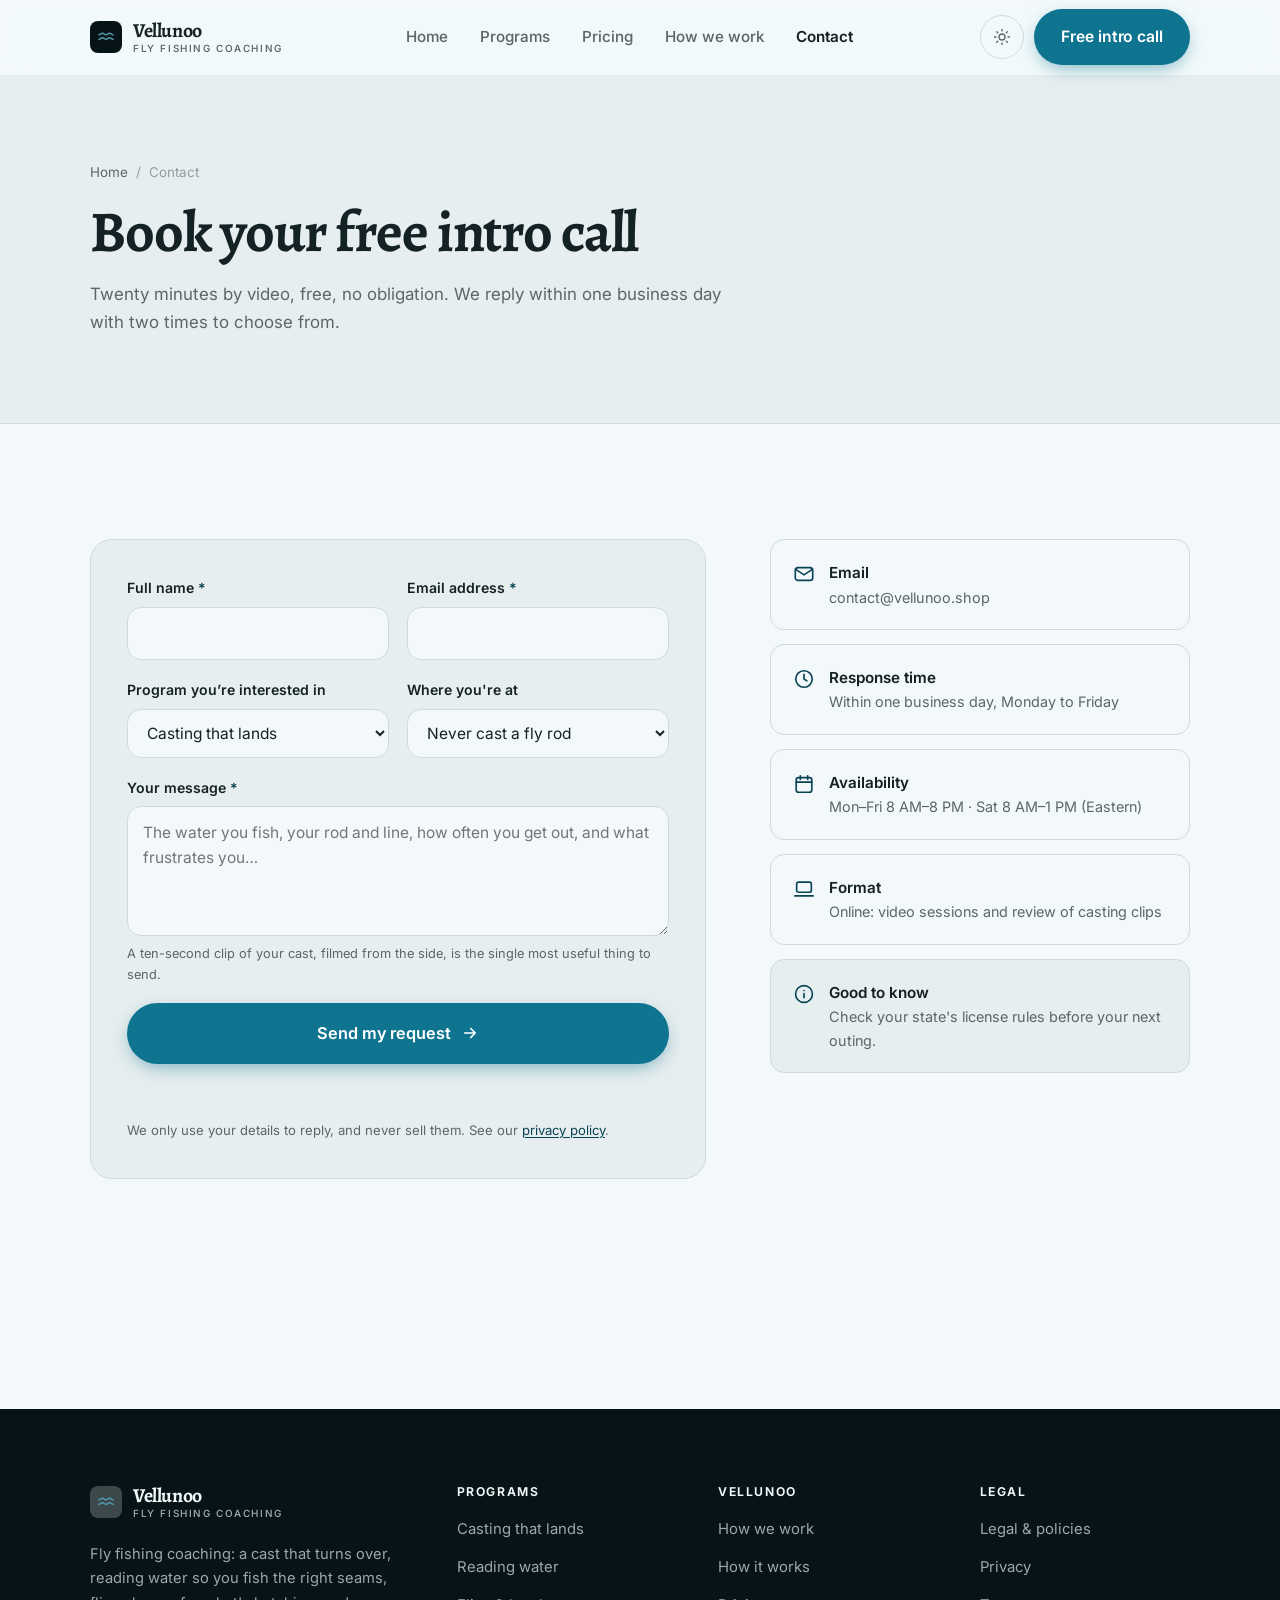
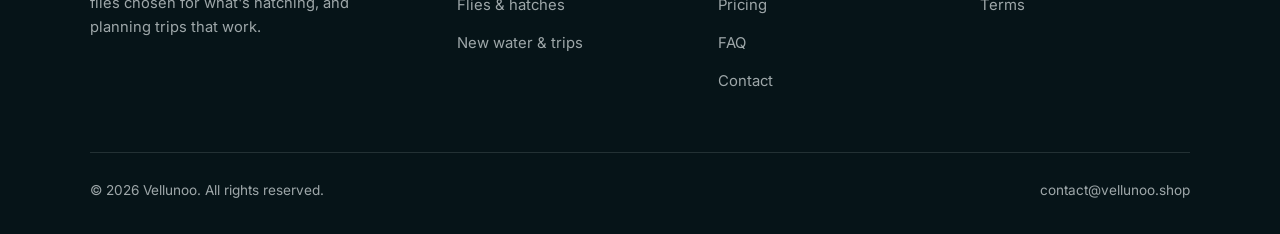
<file: contact.html>
<!DOCTYPE html>
<html lang="en" class="no-js">
<head>
<meta charset="utf-8">
<meta name="viewport" content="width=device-width, initial-scale=1">
<title>Contact — Vellunoo</title>
<meta name="description" content="Book your free 20-minute intro call. We reply within one business day.">
<link rel="canonical" href="https://vellunoo.shop/contact.html">

<meta property="og:type" content="website">
<meta property="og:url" content="https://vellunoo.shop/contact.html">
<meta property="og:site_name" content="Vellunoo">
<meta property="og:locale" content="en_US">
<meta property="og:title" content="Contact — Vellunoo">
<meta property="og:description" content="Book your free 20-minute intro call. We reply within one business day.">
<meta name="theme-color" content="#061418">

<link rel="icon" href="assets/img/favicon.svg" type="image/svg+xml">
<link rel="preconnect" href="https://fonts.googleapis.com">
<link rel="preconnect" href="https://fonts.gstatic.com" crossorigin>
<link rel="stylesheet" href="https://fonts.googleapis.com/css2?family=Alegreya:wght@400..700&family=Inter:wght@400..700&display=swap">
<link rel="stylesheet" href="assets/css/style.css">

<!-- Thème appliqué avant le premier rendu (évite le flash) -->
<script>
document.documentElement.classList.remove('no-js');
(function(){try{var t=localStorage.getItem('site-theme');if(t){document.documentElement.setAttribute('data-theme',t);}}catch(e){}})();
</script>
</head>

<body>
<a class="skip-link" href="#main">Skip to main content</a>

<header class="site-header">
  <nav class="wrap nav" aria-label="Main navigation">
    <a class="brand" href="index.html">
      <svg class="brand__mark" viewBox="0 0 64 64" aria-hidden="true">
        <rect class="bm-bg" width="64" height="64" rx="16"/>
        <g class="bm-ic" transform="translate(14 14) scale(1.5)" fill="none" stroke-width="2.1" stroke-linecap="round" stroke-linejoin="round"><path d="M2.5 9c2.4 0 2.4-2 4.75-2s2.4 2 4.75 2 2.4-2 4.75-2 2.4 2 4.75 2M2.5 15c2.4 0 2.4-2 4.75-2s2.4 2 4.75 2 2.4-2 4.75-2 2.4 2 4.75 2"/></g>
      </svg>
      <span>Vellunoo<span class="brand__sub">Fly fishing coaching</span></span>
    </a>

    <ul class="nav__links" id="nav-links">
      <li><a href="index.html">Home</a></li>
      <li><a href="programs.html">Programs</a></li>
      <li><a href="index.html#pricing">Pricing</a></li>
      <li><a href="about.html">How we work</a></li>
      <li><a href="contact.html" aria-current="page">Contact</a></li>
      <li><a class="btn btn--primary" href="contact.html">Free intro call</a></li>
    </ul>

    <div class="nav__cta">
      <button class="theme-toggle" type="button" aria-label="Switch to dark theme">
        <svg class="icon-sun" viewBox="0 0 24 24" fill="none" stroke="currentColor" stroke-width="1.8" stroke-linecap="round" aria-hidden="true"><circle cx="12" cy="12" r="4"/><path d="M12 2v2m0 16v2M2 12h2m16 0h2M4.9 4.9l1.4 1.4m11.4 11.4 1.4 1.4M19.1 4.9l-1.4 1.4M6.3 17.7l-1.4 1.4"/></svg>
        <svg class="icon-moon" viewBox="0 0 24 24" fill="none" stroke="currentColor" stroke-width="1.8" stroke-linecap="round" stroke-linejoin="round" aria-hidden="true"><path d="M21 12.8A9 9 0 1 1 11.2 3a7 7 0 0 0 9.8 9.8z"/></svg>
      </button>
      <a class="btn btn--primary" href="contact.html">Free intro call</a>
      <button class="nav__toggle" type="button" aria-expanded="false" aria-controls="nav-links" aria-label="Open menu">
        <svg class="icon-open" viewBox="0 0 24 24" fill="none" stroke="currentColor" stroke-width="2" stroke-linecap="round" aria-hidden="true"><path d="M3 6h18M3 12h18M3 18h18"/></svg>
        <svg class="icon-close" viewBox="0 0 24 24" fill="none" stroke="currentColor" stroke-width="2" stroke-linecap="round" aria-hidden="true"><path d="M6 6l12 12M18 6L6 18"/></svg>
      </button>
    </div>
  </nav>
</header>

<main id="main">

<section class="page-head">
  <div class="wrap">
    <nav class="breadcrumb" aria-label="Breadcrumb">
      <a href="index.html">Home</a><span>/</span><span aria-current="page">Contact</span>
    </nav>
    <h1>Book your free intro call</h1>
    <p>Twenty minutes by video, free, no obligation. We reply within one business day with two times to choose from.</p>
  </div>
</section>

<section class="section wrap">
  <div class="form-layout">

    <!--
      FORM: the action attribute holds a placeholder id. Create a free form at
      https://formspree.io and replace VOTRE_ID_FORMSPREE. Until then, the button
      opens the visitor's email app with a pre-filled message to contact@vellunoo.shop.
    -->
    <form class="form" id="contact-form" action="https://formspree.io/f/VOTRE_ID_FORMSPREE" method="POST"
          data-email="contact@vellunoo.shop" data-subject="Intro call request"
          data-msg-mail="Your email app will open with the message ready to send." data-msg-sending="Sending…"
          data-msg-ok="Thanks! Your message is on its way. We reply within one business day." data-msg-err="Sending failed. Please email us directly at">
      <div class="form__row">
        <div class="field">
          <label for="nom">Full name <span class="req" aria-hidden="true">*</span></label>
          <input type="text" id="nom" name="nom" autocomplete="name" required>
        </div>
        <div class="field">
          <label for="email">Email address <span class="req" aria-hidden="true">*</span></label>
          <input type="email" id="email" name="email" autocomplete="email" required>
        </div>
      </div>

      <div class="form__row">
        <div class="field">
          <label for="programme">Program you’re interested in</label>
          <select id="programme" name="programme">
            <option>Casting that lands</option>
            <option>Reading water</option>
            <option>Flies &amp; hatches</option>
            <option>New water &amp; trips</option>
            <option>Not sure yet</option>
          </select>
        </div>
        <div class="field">
          <label for="niveau">Where you're at</label>
          <select id="niveau" name="niveau">
            <option>Never cast a fly rod</option>
            <option>Casting, not catching</option>
            <option>Catching, want consistency</option>
            <option>Planning a big trip</option>
          </select>
        </div>
      </div>

      <div class="field">
        <label for="message">Your message <span class="req" aria-hidden="true">*</span></label>
        <textarea id="message" name="message" required placeholder="The water you fish, your rod and line, how often you get out, and what frustrates you…"></textarea>
        <span class="field__hint">A ten-second clip of your cast, filmed from the side, is the single most useful thing to send.</span>
      </div>

      <!-- Bot trap: hidden from humans -->
      <div class="visually-hidden" aria-hidden="true">
        <label for="site-web">Leave this field empty</label>
        <input type="text" id="site-web" name="_gotcha" tabindex="-1" autocomplete="off">
      </div>

      <button class="btn btn--primary btn--lg" type="submit">Send my request <svg viewBox="0 0 24 24" fill="none" stroke="currentColor" stroke-width="2.2" stroke-linecap="round" stroke-linejoin="round" aria-hidden="true"><path d="M5 12h14M13 6l6 6-6 6"/></svg></button>

      <p id="form-status" class="form__status" role="status" aria-live="polite"></p>

      <p class="form__note">
        We only use your details to reply, and never sell them. See our <a href="legal.html#privacy">privacy policy</a>.
      </p>
    </form>

    <aside class="contact-aside">
      <div class="contact-card">
        <svg viewBox="0 0 24 24" fill="none" stroke="currentColor" stroke-width="1.8" stroke-linecap="round" stroke-linejoin="round" aria-hidden="true"><rect x="2.5" y="5" width="19" height="14" rx="3"/><path d="M3 7l9 6 9-6"/></svg>
        <div><b>Email</b><a href="mailto:contact@vellunoo.shop">contact@vellunoo.shop</a></div>
      </div>
      <div class="contact-card">
        <svg viewBox="0 0 24 24" fill="none" stroke="currentColor" stroke-width="1.8" stroke-linecap="round" stroke-linejoin="round" aria-hidden="true"><circle cx="12" cy="12" r="9"/><path d="M12 7v5l3.2 2"/></svg>
        <div><b>Response time</b><span>Within one business day, Monday to Friday</span></div>
      </div>
      <div class="contact-card">
        <svg viewBox="0 0 24 24" fill="none" stroke="currentColor" stroke-width="1.8" stroke-linecap="round" stroke-linejoin="round" aria-hidden="true"><rect x="3.5" y="5" width="17" height="16" rx="2.5"/><path d="M8 3v4M16 3v4M3.5 10h17"/></svg>
        <div><b>Availability</b><span>Mon–Fri 8 AM–8 PM · Sat 8 AM–1 PM (Eastern)</span></div>
      </div>
      <div class="contact-card">
        <svg viewBox="0 0 24 24" fill="none" stroke="currentColor" stroke-width="1.8" stroke-linecap="round" stroke-linejoin="round" aria-hidden="true"><rect x="4" y="4.5" width="16" height="11" rx="2"/><path d="M2 19.5h20"/></svg>
        <div><b>Format</b><span>Online: video sessions and review of casting clips</span></div>
      </div>
      <div class="contact-card contact-card--soft">
        <svg viewBox="0 0 24 24" fill="none" stroke="currentColor" stroke-width="1.8" stroke-linecap="round" stroke-linejoin="round" aria-hidden="true"><circle cx="12" cy="12" r="9.2"/><path d="M12 16v-4.5M12 8.2v.1"/></svg>
        <div><b>Good to know</b><span>Check your state's license rules before your next outing.</span></div>
      </div>
    </aside>

  </div>
</section>

</main>

<footer class="site-footer">
  <div class="wrap">
    <div class="footer__grid">
      <div class="footer__brand">
        <a class="brand" href="index.html">
          <svg class="brand__mark" viewBox="0 0 64 64" aria-hidden="true">
        <rect class="bm-bg" width="64" height="64" rx="16"/>
        <g class="bm-ic" transform="translate(14 14) scale(1.5)" fill="none" stroke-width="2.1" stroke-linecap="round" stroke-linejoin="round"><path d="M2.5 9c2.4 0 2.4-2 4.75-2s2.4 2 4.75 2 2.4-2 4.75-2 2.4 2 4.75 2M2.5 15c2.4 0 2.4-2 4.75-2s2.4 2 4.75 2 2.4-2 4.75-2 2.4 2 4.75 2"/></g>
      </svg>
          <span>Vellunoo<span class="brand__sub">Fly fishing coaching</span></span>
        </a>
        <p>Fly fishing coaching: a cast that turns over, reading water so you fish the right seams, flies chosen for what's hatching, and planning trips that work.</p>
      </div>

      <div class="footer__col">
        <h4>Programs</h4>
        <ul>
          <li><a href="programs.html#casting">Casting that lands</a></li>
          <li><a href="programs.html#water">Reading water</a></li>
          <li><a href="programs.html#flies">Flies &amp; hatches</a></li>
          <li><a href="programs.html#trips">New water &amp; trips</a></li>
        </ul>
      </div>

      <div class="footer__col">
        <h4>Vellunoo</h4>
        <ul>
          <li><a href="about.html">How we work</a></li>
          <li><a href="index.html#how-it-works">How it works</a></li>
          <li><a href="index.html#pricing">Pricing</a></li>
          <li><a href="index.html#faq">FAQ</a></li>
          <li><a href="contact.html">Contact</a></li>
        </ul>
      </div>

      <div class="footer__col">
        <h4>Legal</h4>
        <ul>
          <li><a href="legal.html">Legal &amp; policies</a></li>
          <li><a href="legal.html#privacy">Privacy</a></li>
          <li><a href="legal.html#terms">Terms</a></li>
        </ul>
      </div>
    </div>

    <div class="footer__bottom">
      <p>© <span data-year>2026</span> Vellunoo. All rights reserved.</p>
      <p><a href="mailto:contact@vellunoo.shop">contact@vellunoo.shop</a></p>
    </div>
  </div>
</footer>

<script src="assets/js/main.js" defer></script>
</body>
</html>
</file>
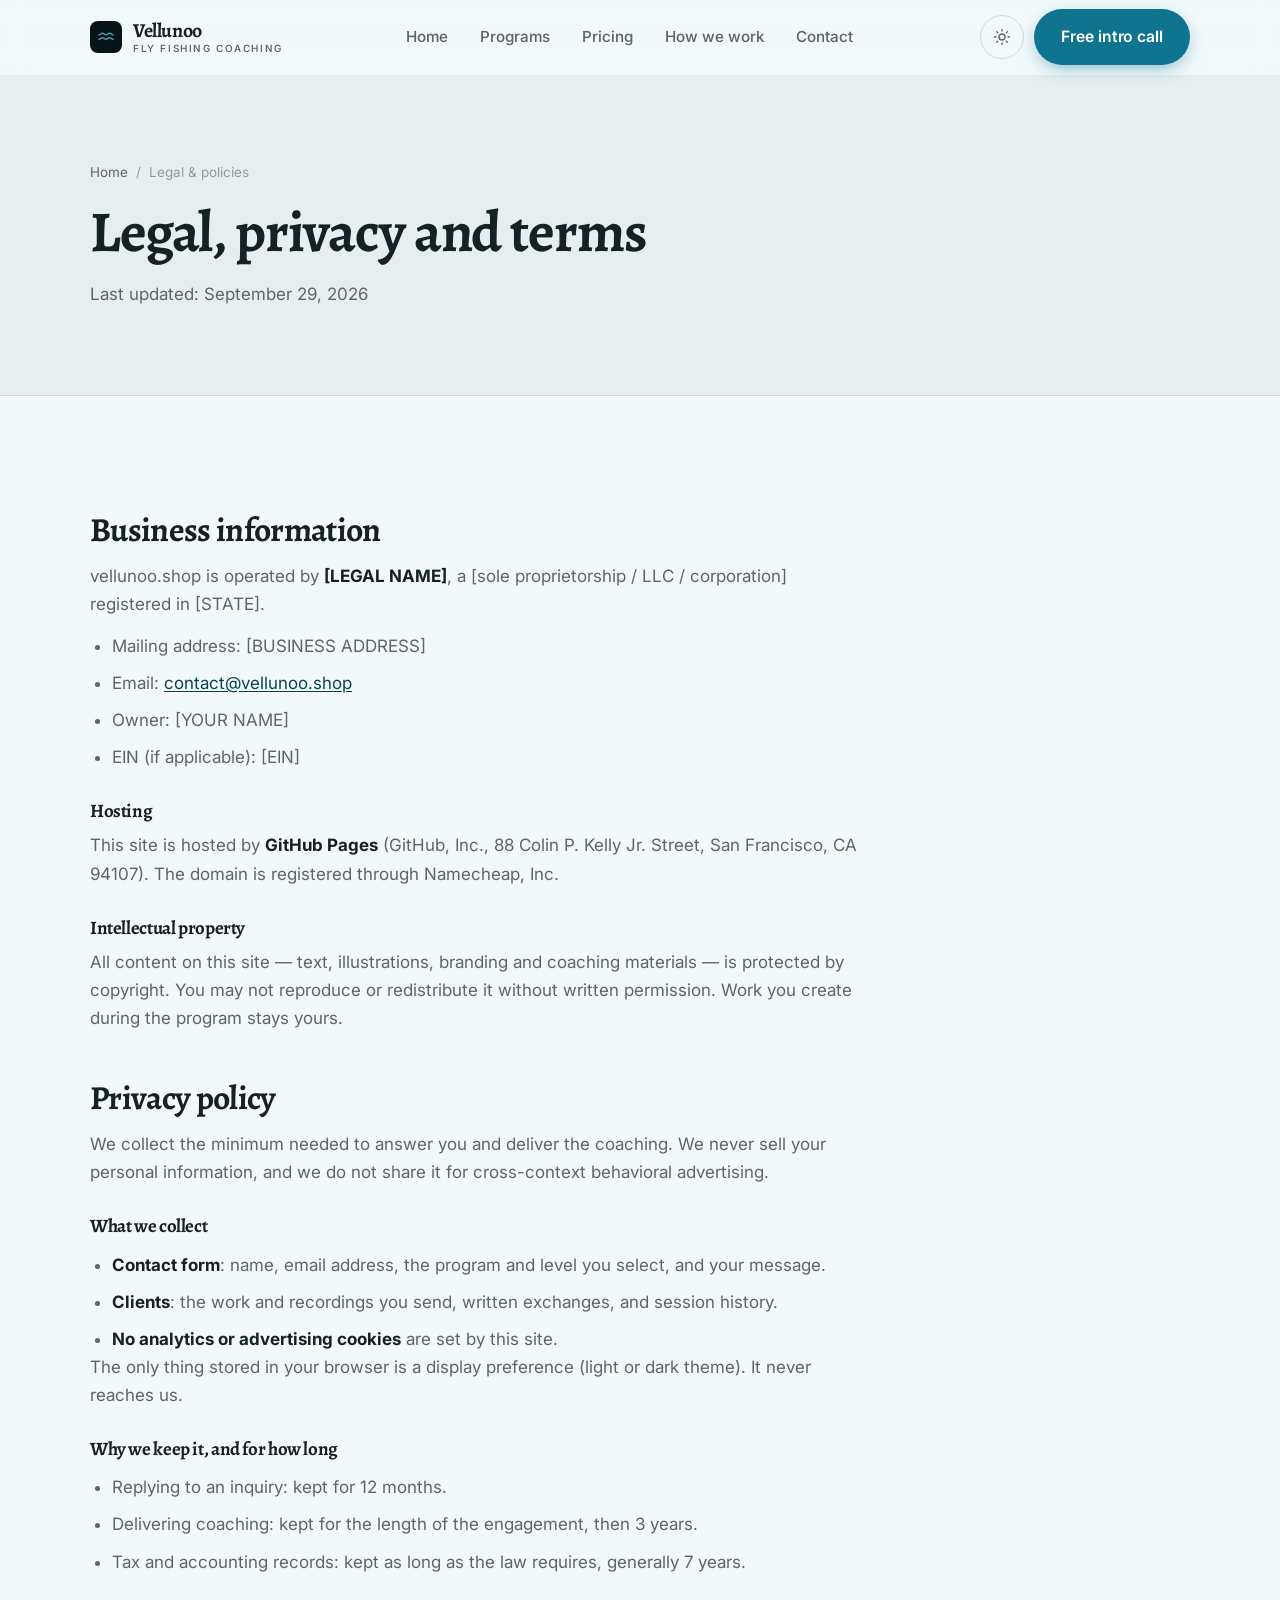
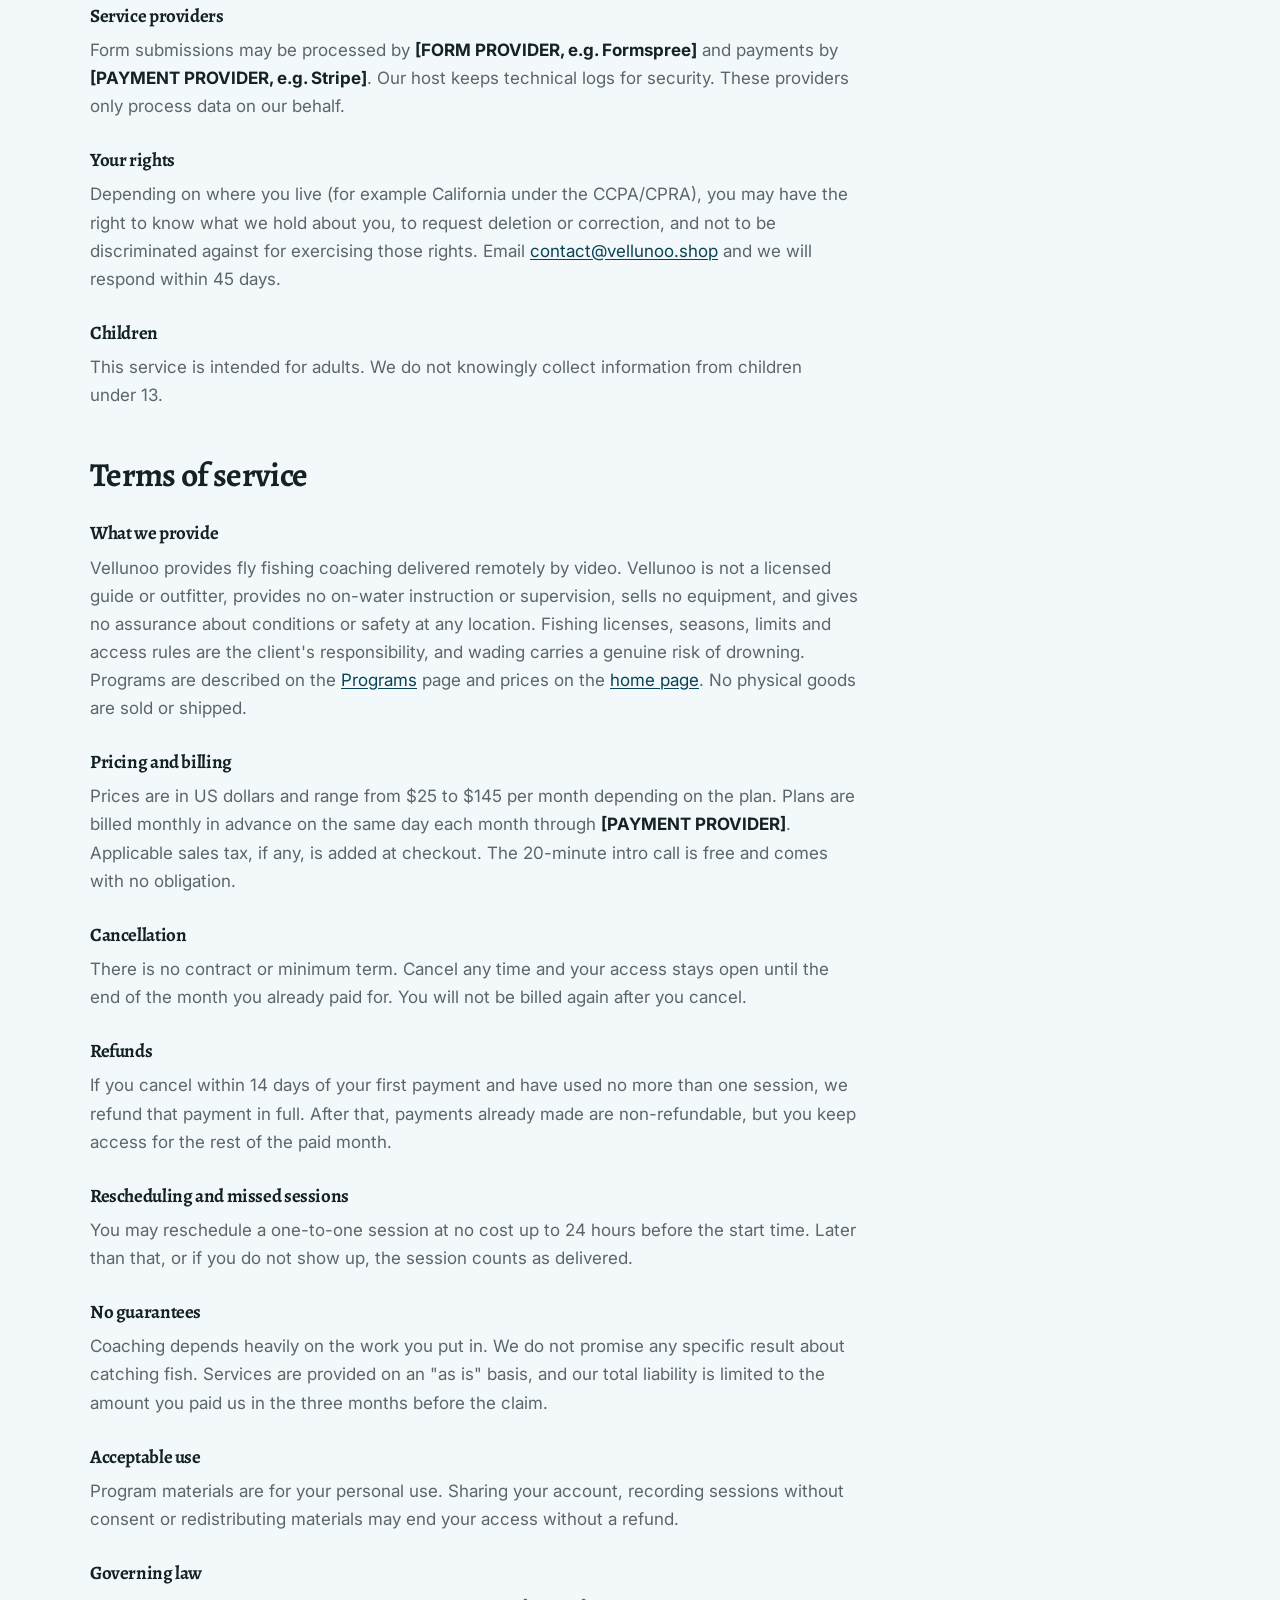
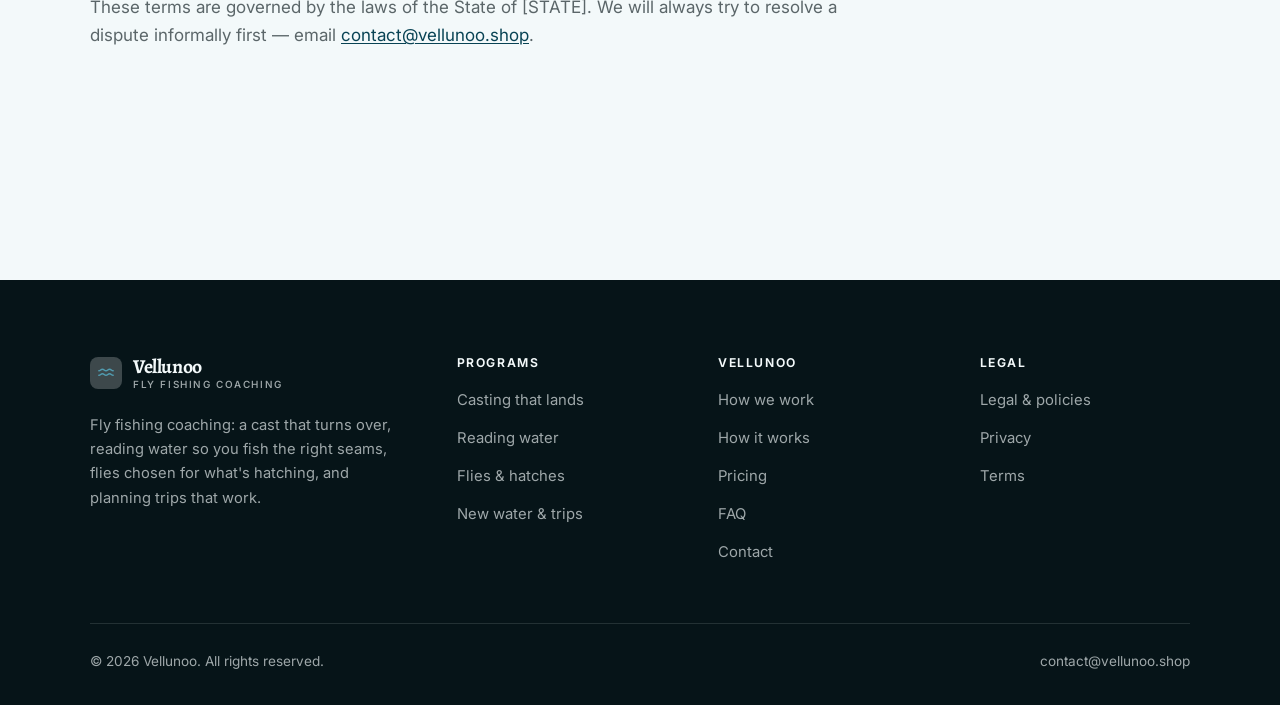
<file: legal.html>
<!DOCTYPE html>
<html lang="en" class="no-js">
<head>
<meta charset="utf-8">
<meta name="viewport" content="width=device-width, initial-scale=1">
<title>Legal, privacy and terms — Vellunoo</title>
<meta name="description" content="Business information, privacy policy and terms of service for Vellunoo.">
<meta name="robots" content="noindex">

<meta property="og:type" content="website">
<meta property="og:url" content="https://vellunoo.shop/legal.html">
<meta property="og:site_name" content="Vellunoo">
<meta property="og:locale" content="en_US">
<meta property="og:title" content="Legal, privacy and terms — Vellunoo">
<meta property="og:description" content="Business information, privacy policy and terms of service for Vellunoo.">
<meta name="theme-color" content="#061418">

<link rel="icon" href="assets/img/favicon.svg" type="image/svg+xml">
<link rel="preconnect" href="https://fonts.googleapis.com">
<link rel="preconnect" href="https://fonts.gstatic.com" crossorigin>
<link rel="stylesheet" href="https://fonts.googleapis.com/css2?family=Alegreya:wght@400..700&family=Inter:wght@400..700&display=swap">
<link rel="stylesheet" href="assets/css/style.css">

<!-- Thème appliqué avant le premier rendu (évite le flash) -->
<script>
document.documentElement.classList.remove('no-js');
(function(){try{var t=localStorage.getItem('site-theme');if(t){document.documentElement.setAttribute('data-theme',t);}}catch(e){}})();
</script>
</head>

<body>
<a class="skip-link" href="#main">Skip to main content</a>

<header class="site-header">
  <nav class="wrap nav" aria-label="Main navigation">
    <a class="brand" href="index.html">
      <svg class="brand__mark" viewBox="0 0 64 64" aria-hidden="true">
        <rect class="bm-bg" width="64" height="64" rx="16"/>
        <g class="bm-ic" transform="translate(14 14) scale(1.5)" fill="none" stroke-width="2.1" stroke-linecap="round" stroke-linejoin="round"><path d="M2.5 9c2.4 0 2.4-2 4.75-2s2.4 2 4.75 2 2.4-2 4.75-2 2.4 2 4.75 2M2.5 15c2.4 0 2.4-2 4.75-2s2.4 2 4.75 2 2.4-2 4.75-2 2.4 2 4.75 2"/></g>
      </svg>
      <span>Vellunoo<span class="brand__sub">Fly fishing coaching</span></span>
    </a>

    <ul class="nav__links" id="nav-links">
      <li><a href="index.html">Home</a></li>
      <li><a href="programs.html">Programs</a></li>
      <li><a href="index.html#pricing">Pricing</a></li>
      <li><a href="about.html">How we work</a></li>
      <li><a href="contact.html">Contact</a></li>
      <li><a class="btn btn--primary" href="contact.html">Free intro call</a></li>
    </ul>

    <div class="nav__cta">
      <button class="theme-toggle" type="button" aria-label="Switch to dark theme">
        <svg class="icon-sun" viewBox="0 0 24 24" fill="none" stroke="currentColor" stroke-width="1.8" stroke-linecap="round" aria-hidden="true"><circle cx="12" cy="12" r="4"/><path d="M12 2v2m0 16v2M2 12h2m16 0h2M4.9 4.9l1.4 1.4m11.4 11.4 1.4 1.4M19.1 4.9l-1.4 1.4M6.3 17.7l-1.4 1.4"/></svg>
        <svg class="icon-moon" viewBox="0 0 24 24" fill="none" stroke="currentColor" stroke-width="1.8" stroke-linecap="round" stroke-linejoin="round" aria-hidden="true"><path d="M21 12.8A9 9 0 1 1 11.2 3a7 7 0 0 0 9.8 9.8z"/></svg>
      </button>
      <a class="btn btn--primary" href="contact.html">Free intro call</a>
      <button class="nav__toggle" type="button" aria-expanded="false" aria-controls="nav-links" aria-label="Open menu">
        <svg class="icon-open" viewBox="0 0 24 24" fill="none" stroke="currentColor" stroke-width="2" stroke-linecap="round" aria-hidden="true"><path d="M3 6h18M3 12h18M3 18h18"/></svg>
        <svg class="icon-close" viewBox="0 0 24 24" fill="none" stroke="currentColor" stroke-width="2" stroke-linecap="round" aria-hidden="true"><path d="M6 6l12 12M18 6L6 18"/></svg>
      </button>
    </div>
  </nav>
</header>

<main id="main">

<section class="page-head">
  <div class="wrap">
    <nav class="breadcrumb" aria-label="Breadcrumb">
      <a href="index.html">Home</a><span>/</span><span aria-current="page">Legal &amp; policies</span>
    </nav>
    <h1>Legal, privacy and terms</h1>
    <p>Last updated: <time datetime="2026-09-29">September 29, 2026</time></p>
  </div>
</section>

<section class="section wrap">
  <div class="prose">

    <!--
      TO DO: this is a skeleton, not legal advice. Replace every [BRACKET] with
      your real details before selling, and have a lawyer review it if you can.
      Consumer protection rules differ by state.
    -->

    <h2 id="business">Business information</h2>
    <p>
      vellunoo.shop is operated by <strong>[LEGAL NAME]</strong>, a [sole proprietorship / LLC / corporation]
      registered in [STATE].
    </p>
    <ul>
      <li>Mailing address: [BUSINESS ADDRESS]</li>
      <li>Email: <a href="mailto:contact@vellunoo.shop">contact@vellunoo.shop</a></li>
      <li>Owner: [YOUR NAME]</li>
      <li>EIN (if applicable): [EIN]</li>
    </ul>

    <h3>Hosting</h3>
    <p>
      This site is hosted by <strong>GitHub Pages</strong> (GitHub, Inc., 88 Colin P. Kelly Jr. Street,
      San Francisco, CA 94107). The domain is registered through Namecheap, Inc.
    </p>

    <h3>Intellectual property</h3>
    <p>
      All content on this site — text, illustrations, branding and coaching materials — is protected by
      copyright. You may not reproduce or redistribute it without written permission. Work you create during
      the program stays yours.
    </p>

    <h2 id="privacy">Privacy policy</h2>
    <p>
      We collect the minimum needed to answer you and deliver the coaching. We never sell your personal
      information, and we do not share it for cross-context behavioral advertising.
    </p>
    <h3>What we collect</h3>
    <ul>
      <li><strong>Contact form</strong>: name, email address, the program and level you select, and your message.</li>
      <li><strong>Clients</strong>: the work and recordings you send, written exchanges, and session history.</li>
      <li><strong>No analytics or advertising cookies</strong> are set by this site.</li>
    </ul>
    <p>
      The only thing stored in your browser is a display preference (light or dark theme). It never reaches us.
    </p>
    <h3>Why we keep it, and for how long</h3>
    <ul>
      <li>Replying to an inquiry: kept for 12 months.</li>
      <li>Delivering coaching: kept for the length of the engagement, then 3 years.</li>
      <li>Tax and accounting records: kept as long as the law requires, generally 7 years.</li>
    </ul>
    <h3>Service providers</h3>
    <p>
      Form submissions may be processed by <strong>[FORM PROVIDER, e.g. Formspree]</strong> and payments by
      <strong>[PAYMENT PROVIDER, e.g. Stripe]</strong>. Our host keeps technical logs for security. These
      providers only process data on our behalf.
    </p>
    <h3>Your rights</h3>
    <p>
      Depending on where you live (for example California under the CCPA/CPRA), you may have the right to
      know what we hold about you, to request deletion or correction, and not to be discriminated against for
      exercising those rights. Email <a href="mailto:contact@vellunoo.shop">contact@vellunoo.shop</a> and we will respond within 45 days.
    </p>
    <h3>Children</h3>
    <p>
      This service is intended for adults. We do not knowingly collect information from children under 13.
    </p>

    <h2 id="terms">Terms of service</h2>
    <h3>What we provide</h3>
    <p>
      Vellunoo provides fly fishing coaching delivered remotely by video. Vellunoo is not a licensed guide or outfitter, provides no on-water instruction or supervision, sells no equipment, and gives no assurance about conditions or safety at any location. Fishing licenses, seasons, limits and access rules are the client's responsibility, and wading carries a genuine risk of drowning. Programs are described on the
      <a href="programs.html">Programs</a> page and prices on the <a href="index.html#pricing">home page</a>.
      No physical goods are sold or shipped.
    </p>
    <h3>Pricing and billing</h3>
    <p>
      Prices are in US dollars and range from $25 to $145 per month
      depending on the plan. Plans are billed monthly in advance on the same day each month through
      <strong>[PAYMENT PROVIDER]</strong>. Applicable sales tax, if any, is added at checkout.
      The 20-minute intro call is free and comes with no obligation.
    </p>
    <h3>Cancellation</h3>
    <p>
      There is no contract or minimum term. Cancel any time and your access stays open until the end of the
      month you already paid for. You will not be billed again after you cancel.
    </p>
    <h3>Refunds</h3>
    <p>
      If you cancel within 14 days of your first payment and have used no more than one session, we refund
      that payment in full. After that, payments already made are non-refundable, but you keep access for the
      rest of the paid month.
    </p>
    <h3>Rescheduling and missed sessions</h3>
    <p>
      You may reschedule a one-to-one session at no cost up to 24 hours before the start time. Later than
      that, or if you do not show up, the session counts as delivered.
    </p>
    <h3>No guarantees</h3>
    <p>
      Coaching depends heavily on the work you put in. We do not promise any specific result
      about catching fish. Services are provided on an "as is" basis, and our total
      liability is limited to the amount you paid us in the three months before the claim.
    </p>
    <h3>Acceptable use</h3>
    <p>
      Program materials are for your personal use. Sharing your account, recording sessions without consent
      or redistributing materials may end your access without a refund.
    </p>
    <h3>Governing law</h3>
    <p>
      These terms are governed by the laws of the State of [STATE]. We will always try to resolve a dispute
      informally first — email <a href="mailto:contact@vellunoo.shop">contact@vellunoo.shop</a>.
    </p>

  </div>
</section>

</main>

<footer class="site-footer">
  <div class="wrap">
    <div class="footer__grid">
      <div class="footer__brand">
        <a class="brand" href="index.html">
          <svg class="brand__mark" viewBox="0 0 64 64" aria-hidden="true">
        <rect class="bm-bg" width="64" height="64" rx="16"/>
        <g class="bm-ic" transform="translate(14 14) scale(1.5)" fill="none" stroke-width="2.1" stroke-linecap="round" stroke-linejoin="round"><path d="M2.5 9c2.4 0 2.4-2 4.75-2s2.4 2 4.75 2 2.4-2 4.75-2 2.4 2 4.75 2M2.5 15c2.4 0 2.4-2 4.75-2s2.4 2 4.75 2 2.4-2 4.75-2 2.4 2 4.75 2"/></g>
      </svg>
          <span>Vellunoo<span class="brand__sub">Fly fishing coaching</span></span>
        </a>
        <p>Fly fishing coaching: a cast that turns over, reading water so you fish the right seams, flies chosen for what's hatching, and planning trips that work.</p>
      </div>

      <div class="footer__col">
        <h4>Programs</h4>
        <ul>
          <li><a href="programs.html#casting">Casting that lands</a></li>
          <li><a href="programs.html#water">Reading water</a></li>
          <li><a href="programs.html#flies">Flies &amp; hatches</a></li>
          <li><a href="programs.html#trips">New water &amp; trips</a></li>
        </ul>
      </div>

      <div class="footer__col">
        <h4>Vellunoo</h4>
        <ul>
          <li><a href="about.html">How we work</a></li>
          <li><a href="index.html#how-it-works">How it works</a></li>
          <li><a href="index.html#pricing">Pricing</a></li>
          <li><a href="index.html#faq">FAQ</a></li>
          <li><a href="contact.html">Contact</a></li>
        </ul>
      </div>

      <div class="footer__col">
        <h4>Legal</h4>
        <ul>
          <li><a href="legal.html">Legal &amp; policies</a></li>
          <li><a href="legal.html#privacy">Privacy</a></li>
          <li><a href="legal.html#terms">Terms</a></li>
        </ul>
      </div>
    </div>

    <div class="footer__bottom">
      <p>© <span data-year>2026</span> Vellunoo. All rights reserved.</p>
      <p><a href="mailto:contact@vellunoo.shop">contact@vellunoo.shop</a></p>
    </div>
  </div>
</footer>

<script src="assets/js/main.js" defer></script>
</body>
</html>
</file>
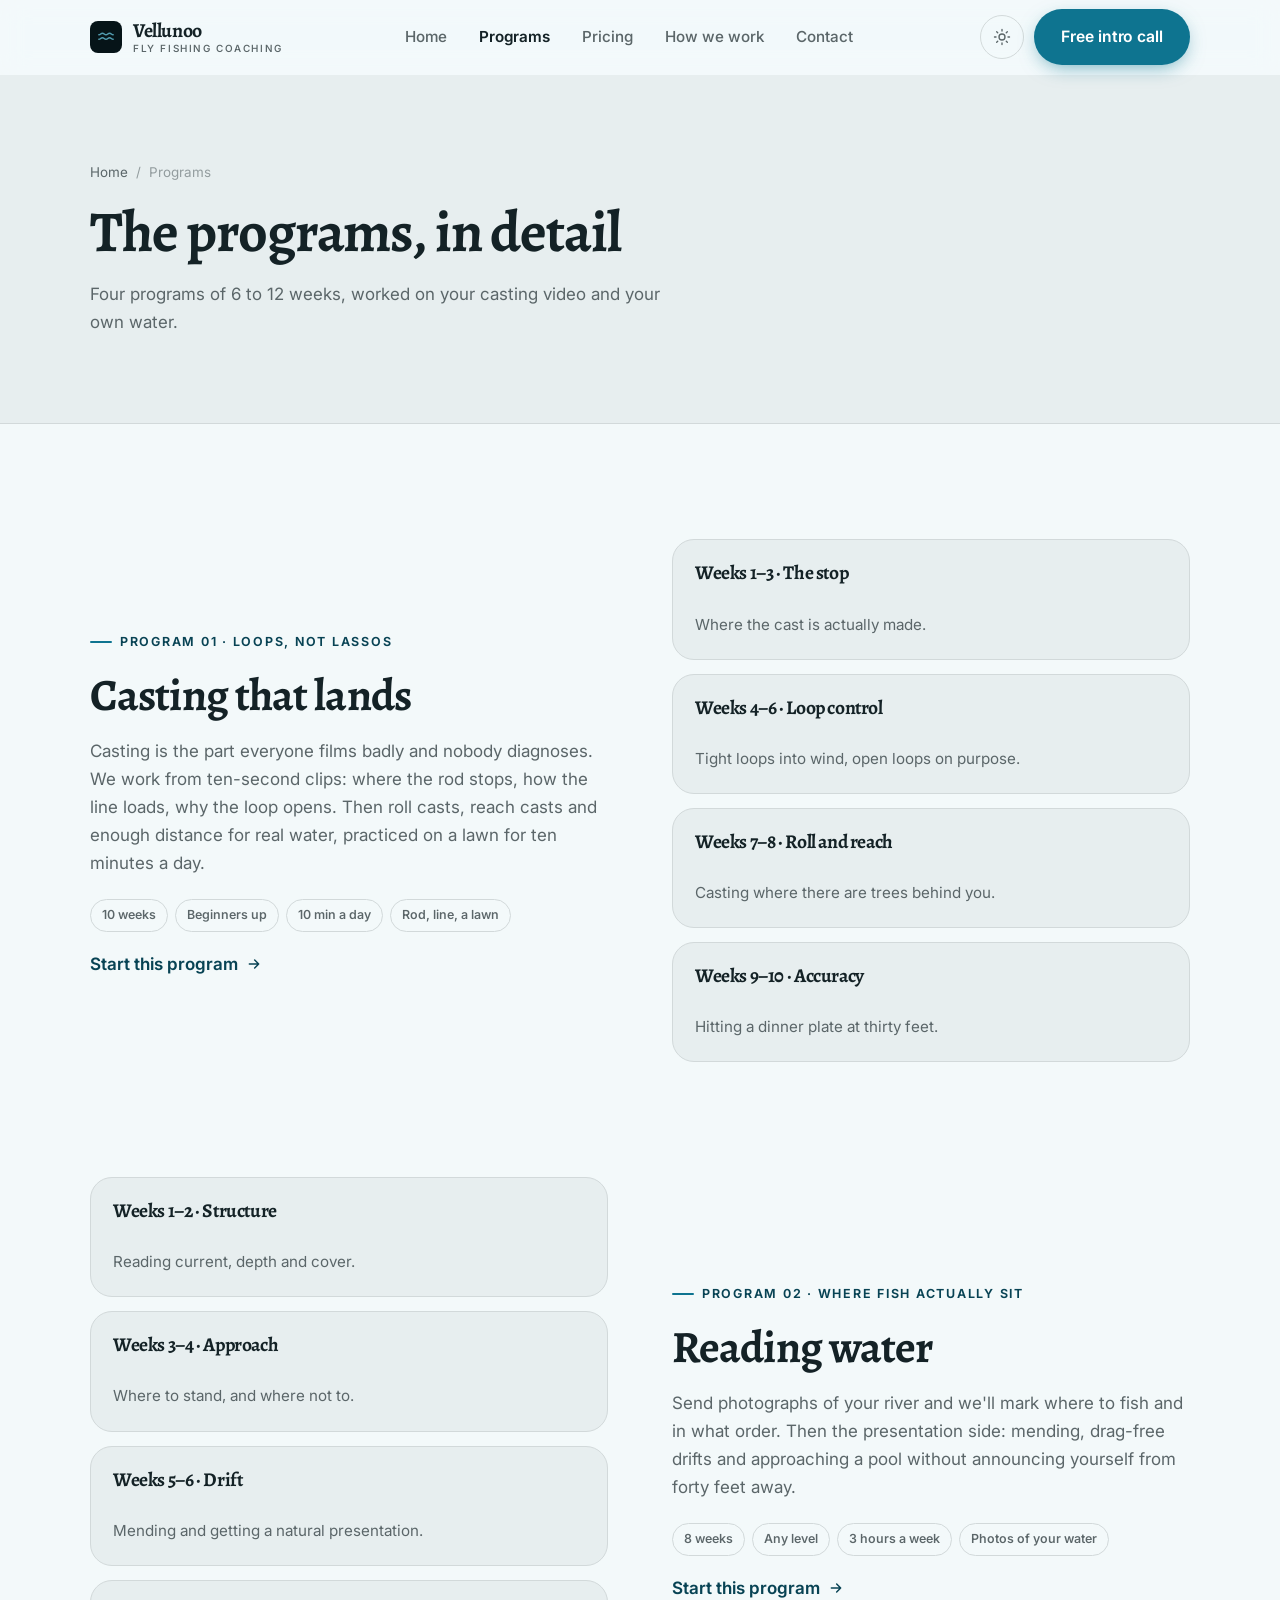
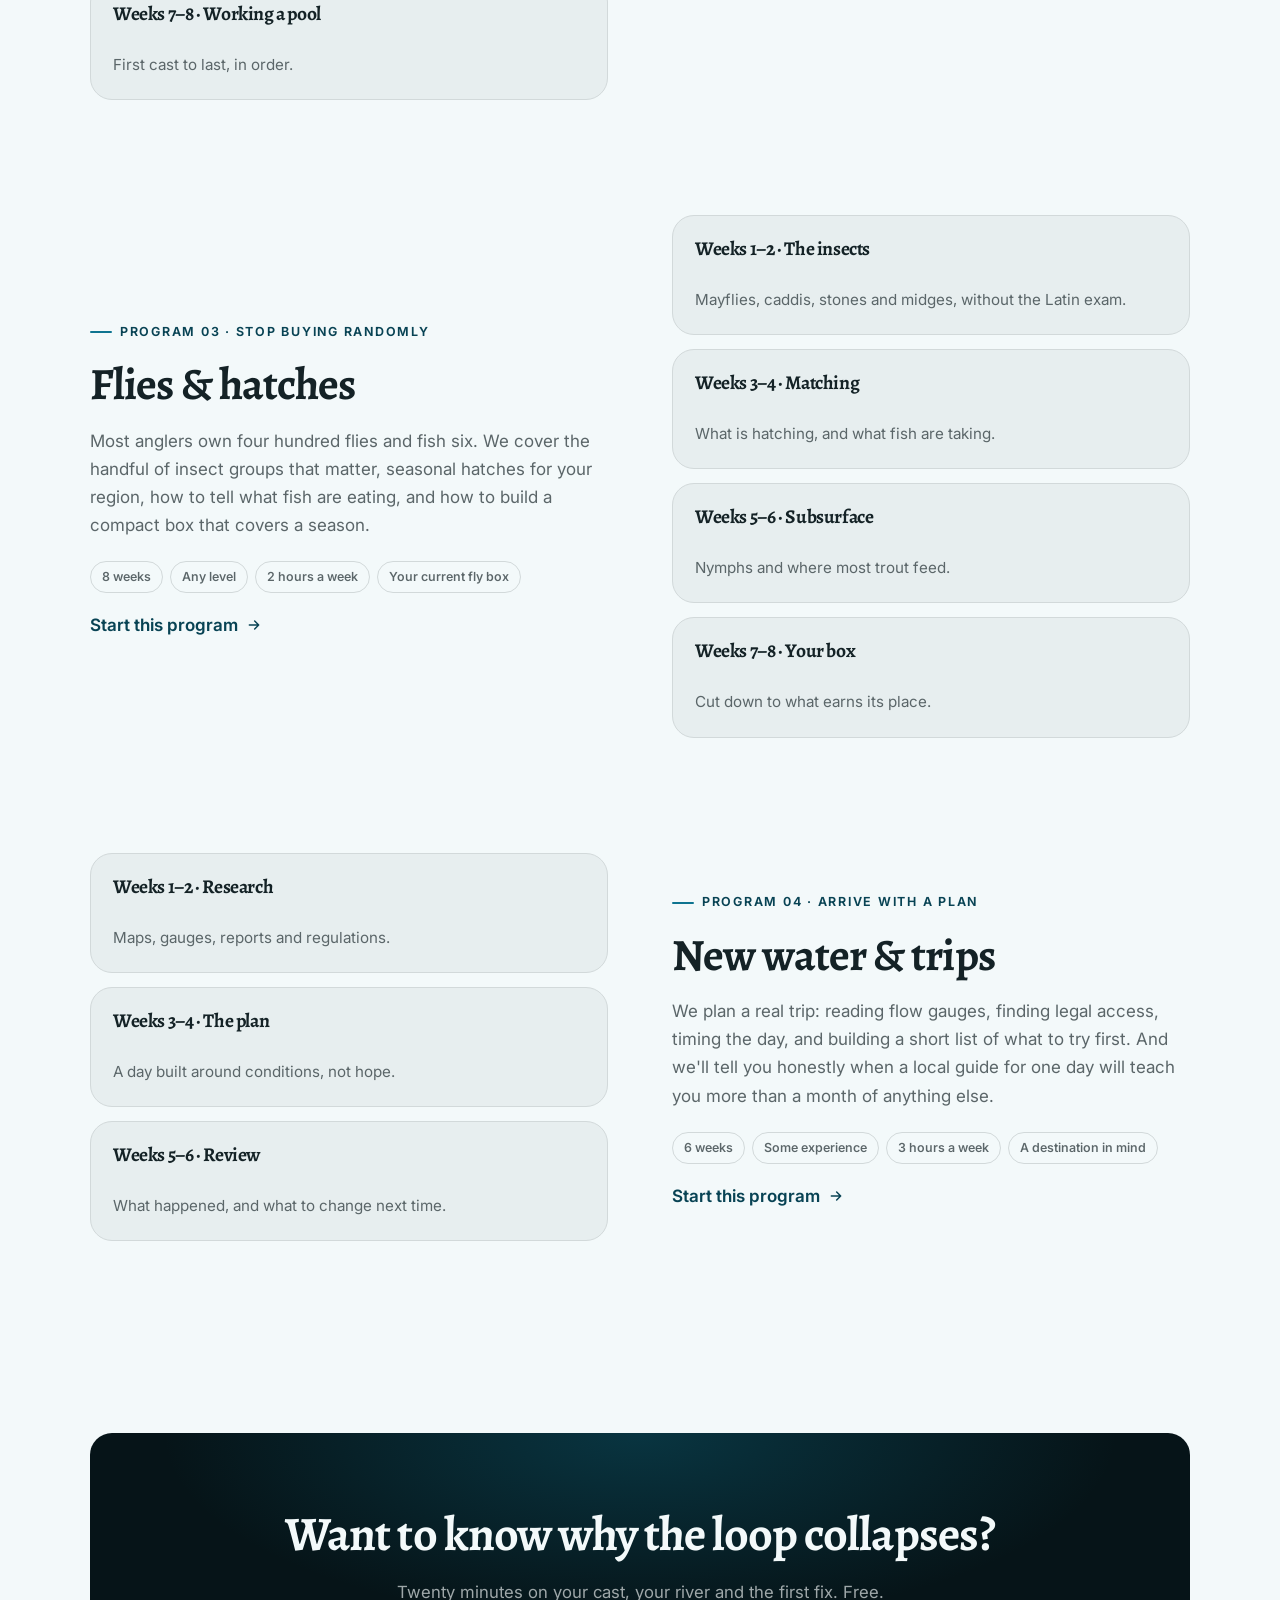
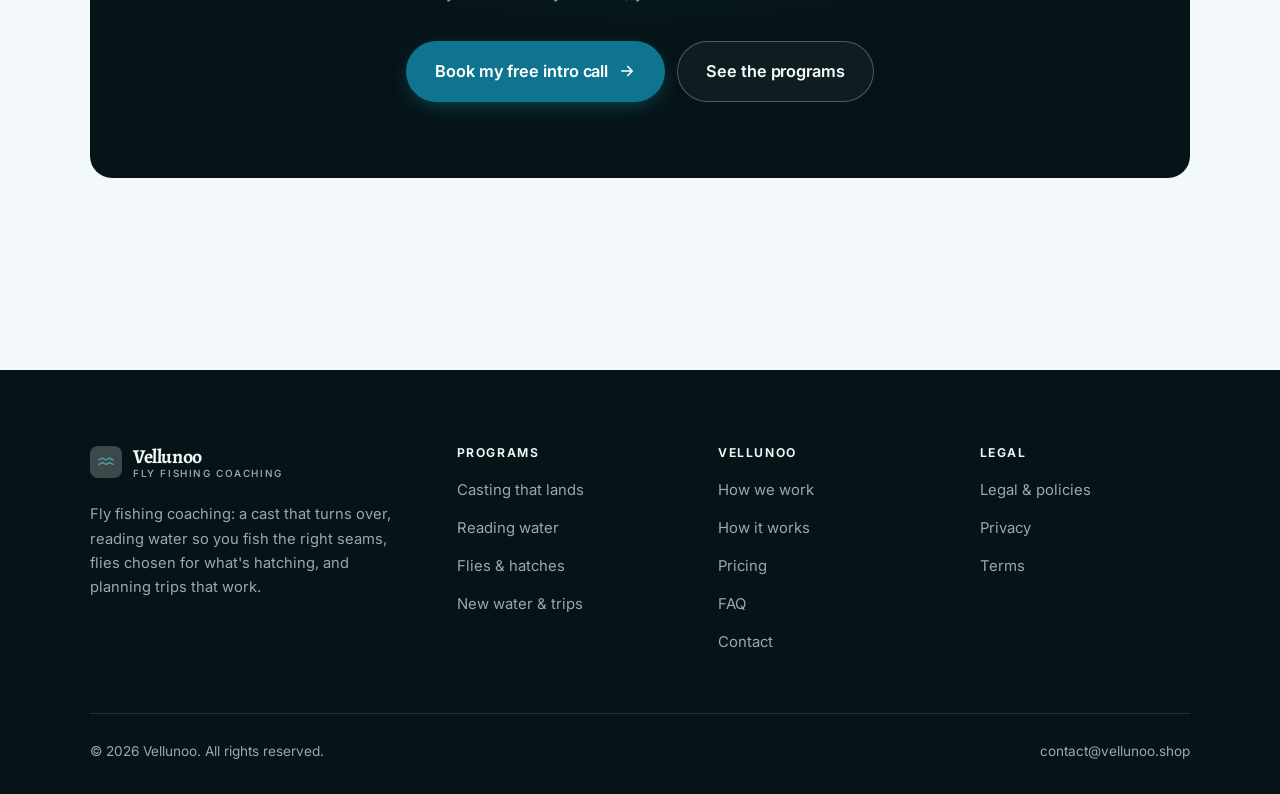
<file: programs.html>
<!DOCTYPE html>
<html lang="en" class="no-js">
<head>
<meta charset="utf-8">
<meta name="viewport" content="width=device-width, initial-scale=1">
<title>Programs — Vellunoo</title>
<meta name="description" content="Fly fishing coaching programs: casting mechanics, reading water, flies and hatches, planning trips and new water.">
<link rel="canonical" href="https://vellunoo.shop/programs.html">

<meta property="og:type" content="website">
<meta property="og:url" content="https://vellunoo.shop/programs.html">
<meta property="og:site_name" content="Vellunoo">
<meta property="og:locale" content="en_US">
<meta property="og:title" content="Programs — Vellunoo">
<meta property="og:description" content="Fly fishing coaching programs: casting mechanics, reading water, flies and hatches, planning trips and new water.">
<meta name="theme-color" content="#061418">

<link rel="icon" href="assets/img/favicon.svg" type="image/svg+xml">
<link rel="preconnect" href="https://fonts.googleapis.com">
<link rel="preconnect" href="https://fonts.gstatic.com" crossorigin>
<link rel="stylesheet" href="https://fonts.googleapis.com/css2?family=Alegreya:wght@400..700&family=Inter:wght@400..700&display=swap">
<link rel="stylesheet" href="assets/css/style.css">

<!-- Thème appliqué avant le premier rendu (évite le flash) -->
<script>
document.documentElement.classList.remove('no-js');
(function(){try{var t=localStorage.getItem('site-theme');if(t){document.documentElement.setAttribute('data-theme',t);}}catch(e){}})();
</script>
</head>

<body>
<a class="skip-link" href="#main">Skip to main content</a>

<header class="site-header">
  <nav class="wrap nav" aria-label="Main navigation">
    <a class="brand" href="index.html">
      <svg class="brand__mark" viewBox="0 0 64 64" aria-hidden="true">
        <rect class="bm-bg" width="64" height="64" rx="16"/>
        <g class="bm-ic" transform="translate(14 14) scale(1.5)" fill="none" stroke-width="2.1" stroke-linecap="round" stroke-linejoin="round"><path d="M2.5 9c2.4 0 2.4-2 4.75-2s2.4 2 4.75 2 2.4-2 4.75-2 2.4 2 4.75 2M2.5 15c2.4 0 2.4-2 4.75-2s2.4 2 4.75 2 2.4-2 4.75-2 2.4 2 4.75 2"/></g>
      </svg>
      <span>Vellunoo<span class="brand__sub">Fly fishing coaching</span></span>
    </a>

    <ul class="nav__links" id="nav-links">
      <li><a href="index.html">Home</a></li>
      <li><a href="programs.html" aria-current="page">Programs</a></li>
      <li><a href="index.html#pricing">Pricing</a></li>
      <li><a href="about.html">How we work</a></li>
      <li><a href="contact.html">Contact</a></li>
      <li><a class="btn btn--primary" href="contact.html">Free intro call</a></li>
    </ul>

    <div class="nav__cta">
      <button class="theme-toggle" type="button" aria-label="Switch to dark theme">
        <svg class="icon-sun" viewBox="0 0 24 24" fill="none" stroke="currentColor" stroke-width="1.8" stroke-linecap="round" aria-hidden="true"><circle cx="12" cy="12" r="4"/><path d="M12 2v2m0 16v2M2 12h2m16 0h2M4.9 4.9l1.4 1.4m11.4 11.4 1.4 1.4M19.1 4.9l-1.4 1.4M6.3 17.7l-1.4 1.4"/></svg>
        <svg class="icon-moon" viewBox="0 0 24 24" fill="none" stroke="currentColor" stroke-width="1.8" stroke-linecap="round" stroke-linejoin="round" aria-hidden="true"><path d="M21 12.8A9 9 0 1 1 11.2 3a7 7 0 0 0 9.8 9.8z"/></svg>
      </button>
      <a class="btn btn--primary" href="contact.html">Free intro call</a>
      <button class="nav__toggle" type="button" aria-expanded="false" aria-controls="nav-links" aria-label="Open menu">
        <svg class="icon-open" viewBox="0 0 24 24" fill="none" stroke="currentColor" stroke-width="2" stroke-linecap="round" aria-hidden="true"><path d="M3 6h18M3 12h18M3 18h18"/></svg>
        <svg class="icon-close" viewBox="0 0 24 24" fill="none" stroke="currentColor" stroke-width="2" stroke-linecap="round" aria-hidden="true"><path d="M6 6l12 12M18 6L6 18"/></svg>
      </button>
    </div>
  </nav>
</header>

<main id="main">

<section class="page-head">
  <div class="wrap">
    <nav class="breadcrumb" aria-label="Breadcrumb">
      <a href="index.html">Home</a><span>/</span><span aria-current="page">Programs</span>
    </nav>
    <h1>The programs, in detail</h1>
    <p>Four programs of 6 to 12 weeks, worked on your casting video and your own water.</p>
  </div>
</section>

<section class="section wrap" id="casting">
  <div class="split reveal">
    <div>
      <span class="eyebrow">Program 01 · Loops, not lassos</span>
      <h2>Casting that lands</h2>
      <p>Casting is the part everyone films badly and nobody diagnoses. We work from ten-second clips: where the rod stops, how the line loads, why the loop opens. Then roll casts, reach casts and enough distance for real water, practiced on a lawn for ten minutes a day.</p>
      <ul class="tags"><li>10 weeks</li><li>Beginners up</li><li>10 min a day</li><li>Rod, line, a lawn</li></ul>
      <p><a class="arrow-link" href="contact.html">Start this program <svg viewBox="0 0 24 24" fill="none" stroke="currentColor" stroke-width="2.2" stroke-linecap="round" stroke-linejoin="round" aria-hidden="true"><path d="M5 12h14M13 6l6 6-6 6"/></svg></a></p>
    </div>
    <div class="grid grid--2 grid--tight">
      <article class="card card--sm">
        <h3>Weeks 1–3 · The stop</h3>
        <p>Where the cast is actually made.</p>
      </article>
      <article class="card card--sm">
        <h3>Weeks 4–6 · Loop control</h3>
        <p>Tight loops into wind, open loops on purpose.</p>
      </article>
      <article class="card card--sm">
        <h3>Weeks 7–8 · Roll and reach</h3>
        <p>Casting where there are trees behind you.</p>
      </article>
      <article class="card card--sm">
        <h3>Weeks 9–10 · Accuracy</h3>
        <p>Hitting a dinner plate at thirty feet.</p>
      </article>
    </div>
  </div>
</section>

<section class="section section--flush wrap" id="water">
  <div class="split reveal">
    <div class="grid grid--2 grid--tight">
      <article class="card card--sm">
        <h3>Weeks 1–2 · Structure</h3>
        <p>Reading current, depth and cover.</p>
      </article>
      <article class="card card--sm">
        <h3>Weeks 3–4 · Approach</h3>
        <p>Where to stand, and where not to.</p>
      </article>
      <article class="card card--sm">
        <h3>Weeks 5–6 · Drift</h3>
        <p>Mending and getting a natural presentation.</p>
      </article>
      <article class="card card--sm">
        <h3>Weeks 7–8 · Working a pool</h3>
        <p>First cast to last, in order.</p>
      </article>
    </div>
    <div>
      <span class="eyebrow">Program 02 · Where fish actually sit</span>
      <h2>Reading water</h2>
      <p>Send photographs of your river and we'll mark where to fish and in what order. Then the presentation side: mending, drag-free drifts and approaching a pool without announcing yourself from forty feet away.</p>
      <ul class="tags"><li>8 weeks</li><li>Any level</li><li>3 hours a week</li><li>Photos of your water</li></ul>
      <p><a class="arrow-link" href="contact.html">Start this program <svg viewBox="0 0 24 24" fill="none" stroke="currentColor" stroke-width="2.2" stroke-linecap="round" stroke-linejoin="round" aria-hidden="true"><path d="M5 12h14M13 6l6 6-6 6"/></svg></a></p>
    </div>
  </div>
</section>

<section class="section section--flush wrap" id="flies">
  <div class="split reveal">
    <div>
      <span class="eyebrow">Program 03 · Stop buying randomly</span>
      <h2>Flies &amp; hatches</h2>
      <p>Most anglers own four hundred flies and fish six. We cover the handful of insect groups that matter, seasonal hatches for your region, how to tell what fish are eating, and how to build a compact box that covers a season.</p>
      <ul class="tags"><li>8 weeks</li><li>Any level</li><li>2 hours a week</li><li>Your current fly box</li></ul>
      <p><a class="arrow-link" href="contact.html">Start this program <svg viewBox="0 0 24 24" fill="none" stroke="currentColor" stroke-width="2.2" stroke-linecap="round" stroke-linejoin="round" aria-hidden="true"><path d="M5 12h14M13 6l6 6-6 6"/></svg></a></p>
    </div>
    <div class="grid grid--2 grid--tight">
      <article class="card card--sm">
        <h3>Weeks 1–2 · The insects</h3>
        <p>Mayflies, caddis, stones and midges, without the Latin exam.</p>
      </article>
      <article class="card card--sm">
        <h3>Weeks 3–4 · Matching</h3>
        <p>What is hatching, and what fish are taking.</p>
      </article>
      <article class="card card--sm">
        <h3>Weeks 5–6 · Subsurface</h3>
        <p>Nymphs and where most trout feed.</p>
      </article>
      <article class="card card--sm">
        <h3>Weeks 7–8 · Your box</h3>
        <p>Cut down to what earns its place.</p>
      </article>
    </div>
  </div>
</section>

<section class="section section--flush wrap" id="trips">
  <div class="split reveal">
    <div class="grid grid--2 grid--tight">
      <article class="card card--sm">
        <h3>Weeks 1–2 · Research</h3>
        <p>Maps, gauges, reports and regulations.</p>
      </article>
      <article class="card card--sm">
        <h3>Weeks 3–4 · The plan</h3>
        <p>A day built around conditions, not hope.</p>
      </article>
      <article class="card card--sm">
        <h3>Weeks 5–6 · Review</h3>
        <p>What happened, and what to change next time.</p>
      </article>
    </div>
    <div>
      <span class="eyebrow">Program 04 · Arrive with a plan</span>
      <h2>New water &amp; trips</h2>
      <p>We plan a real trip: reading flow gauges, finding legal access, timing the day, and building a short list of what to try first. And we'll tell you honestly when a local guide for one day will teach you more than a month of anything else.</p>
      <ul class="tags"><li>6 weeks</li><li>Some experience</li><li>3 hours a week</li><li>A destination in mind</li></ul>
      <p><a class="arrow-link" href="contact.html">Start this program <svg viewBox="0 0 24 24" fill="none" stroke="currentColor" stroke-width="2.2" stroke-linecap="round" stroke-linejoin="round" aria-hidden="true"><path d="M5 12h14M13 6l6 6-6 6"/></svg></a></p>
    </div>
  </div>
</section>

<section class="wrap section--tight">
  <div class="cta-band reveal">
    <h2>Want to know why the loop collapses?</h2>
    <p>Twenty minutes on your cast, your river and the first fix. Free.</p>
    <div class="hero__actions">
      <a class="btn btn--primary btn--lg" href="contact.html">Book my free intro call <svg viewBox="0 0 24 24" fill="none" stroke="currentColor" stroke-width="2.2" stroke-linecap="round" stroke-linejoin="round" aria-hidden="true"><path d="M5 12h14M13 6l6 6-6 6"/></svg></a>
      <a class="btn btn--on-dark btn--lg" href="programs.html">See the programs</a>
    </div>
  </div>
</section>

</main>

<footer class="site-footer">
  <div class="wrap">
    <div class="footer__grid">
      <div class="footer__brand">
        <a class="brand" href="index.html">
          <svg class="brand__mark" viewBox="0 0 64 64" aria-hidden="true">
        <rect class="bm-bg" width="64" height="64" rx="16"/>
        <g class="bm-ic" transform="translate(14 14) scale(1.5)" fill="none" stroke-width="2.1" stroke-linecap="round" stroke-linejoin="round"><path d="M2.5 9c2.4 0 2.4-2 4.75-2s2.4 2 4.75 2 2.4-2 4.75-2 2.4 2 4.75 2M2.5 15c2.4 0 2.4-2 4.75-2s2.4 2 4.75 2 2.4-2 4.75-2 2.4 2 4.75 2"/></g>
      </svg>
          <span>Vellunoo<span class="brand__sub">Fly fishing coaching</span></span>
        </a>
        <p>Fly fishing coaching: a cast that turns over, reading water so you fish the right seams, flies chosen for what's hatching, and planning trips that work.</p>
      </div>

      <div class="footer__col">
        <h4>Programs</h4>
        <ul>
          <li><a href="programs.html#casting">Casting that lands</a></li>
          <li><a href="programs.html#water">Reading water</a></li>
          <li><a href="programs.html#flies">Flies &amp; hatches</a></li>
          <li><a href="programs.html#trips">New water &amp; trips</a></li>
        </ul>
      </div>

      <div class="footer__col">
        <h4>Vellunoo</h4>
        <ul>
          <li><a href="about.html">How we work</a></li>
          <li><a href="index.html#how-it-works">How it works</a></li>
          <li><a href="index.html#pricing">Pricing</a></li>
          <li><a href="index.html#faq">FAQ</a></li>
          <li><a href="contact.html">Contact</a></li>
        </ul>
      </div>

      <div class="footer__col">
        <h4>Legal</h4>
        <ul>
          <li><a href="legal.html">Legal &amp; policies</a></li>
          <li><a href="legal.html#privacy">Privacy</a></li>
          <li><a href="legal.html#terms">Terms</a></li>
        </ul>
      </div>
    </div>

    <div class="footer__bottom">
      <p>© <span data-year>2026</span> Vellunoo. All rights reserved.</p>
      <p><a href="mailto:contact@vellunoo.shop">contact@vellunoo.shop</a></p>
    </div>
  </div>
</footer>

<script src="assets/js/main.js" defer></script>
</body>
</html>
</file>
<file: assets/css/style.css>
/* Vellunoo — couleurs et polices de la marque.
   Modifier ces valeurs suffit à changer l'identité visuelle de tout le site. */
:root {
  --c-accent:    #0e7490;
  --c-on-accent: #ffffff;
  --c-ink:       #061418;
  --c-paper:     #f3f9fa;

  --accent-ink-light: color-mix(in srgb, var(--c-accent) 58%, black);
  --accent-on-dark:   color-mix(in srgb, var(--c-accent) 72%, white);

  --font-display: "Alegreya", Georgia, "Times New Roman", serif;
  --font-body: "Inter", system-ui, -apple-system, "Segoe UI", sans-serif;
  --display-weight: 700;
  --display-tracking: -.02em;
}

/* ==========================================================================
   Feuille de style commune aux sites de coaching
   Les couleurs de marque (--c-accent, --c-on-accent, --c-ink, --c-paper) et
   les polices sont définies juste au-dessus, par site. Tout le reste en dérive.
   ========================================================================== */

/* --------------------------------------------------------------------------
   1. Tokens dérivés
   -------------------------------------------------------------------------- */

:root {
  /* Thème clair */
  --paper:      var(--c-paper);
  --paper-2:    color-mix(in srgb, var(--c-paper) 95%, var(--c-ink));
  --paper-3:    color-mix(in srgb, var(--c-paper) 89%, var(--c-ink));
  --line:       color-mix(in srgb, var(--c-paper) 86%, var(--c-ink));
  --text:       color-mix(in srgb, var(--c-ink) 94%, var(--c-paper));
  --muted:      color-mix(in srgb, var(--c-ink) 64%, var(--c-paper));
  --accent:     var(--c-accent);
  --accent-600: color-mix(in srgb, var(--c-accent) 86%, black);
  --accent-ink: var(--accent-ink-light);
  --on-accent:  var(--c-on-accent);
  --ink:        var(--c-ink);
  --ink-soft:   color-mix(in srgb, var(--c-ink) 90%, white);
  --on-ink:     var(--c-paper);
  --on-ink-mut: color-mix(in srgb, var(--c-paper) 64%, var(--c-ink));
  --brand-bg:   var(--c-ink);

  /* Rayons */
  --r-sm: 8px;
  --r-md: 14px;
  --r-lg: 22px;
  --r-full: 999px;

  /* Ombres */
  --sh-1: 0 1px 2px rgba(0, 0, 0, .05), 0 2px 8px rgba(0, 0, 0, .04);
  --sh-2: 0 2px 4px rgba(0, 0, 0, .05), 0 12px 32px rgba(0, 0, 0, .09);
  --sh-3: 0 4px 8px rgba(0, 0, 0, .06), 0 24px 56px rgba(0, 0, 0, .14);

  /* Rythme */
  --gutter: clamp(16px, 4vw, 40px);
  --maxw: 1180px;
  --section-y: clamp(64px, 9vw, 124px);

  --ease: cubic-bezier(.22, .61, .36, 1);
}

/* Thème sombre — suit le système, sauf si l'utilisateur a choisi « clair » */
@media (prefers-color-scheme: dark) {
  :root:not([data-theme="light"]) {
    --paper:      var(--c-ink);
    --paper-2:    color-mix(in srgb, var(--c-ink) 92%, white);
    --paper-3:    color-mix(in srgb, var(--c-ink) 86%, white);
    --line:       color-mix(in srgb, var(--c-ink) 80%, white);
    --text:       color-mix(in srgb, var(--c-paper) 94%, var(--c-ink));
    --muted:      color-mix(in srgb, var(--c-paper) 66%, var(--c-ink));
    --accent-ink: var(--accent-on-dark);
    --ink:        color-mix(in srgb, var(--c-ink) 72%, black);
    --brand-bg:   color-mix(in srgb, var(--c-ink) 80%, white);
    --sh-1: 0 1px 2px rgba(0, 0, 0, .4), 0 2px 8px rgba(0, 0, 0, .3);
    --sh-2: 0 2px 4px rgba(0, 0, 0, .4), 0 12px 32px rgba(0, 0, 0, .45);
    --sh-3: 0 4px 8px rgba(0, 0, 0, .45), 0 24px 56px rgba(0, 0, 0, .55);
  }
}

/* Thème sombre — choix explicite */
:root[data-theme="dark"] {
  --paper:      var(--c-ink);
  --paper-2:    color-mix(in srgb, var(--c-ink) 92%, white);
  --paper-3:    color-mix(in srgb, var(--c-ink) 86%, white);
  --line:       color-mix(in srgb, var(--c-ink) 80%, white);
  --text:       color-mix(in srgb, var(--c-paper) 94%, var(--c-ink));
  --muted:      color-mix(in srgb, var(--c-paper) 66%, var(--c-ink));
  --accent-ink: var(--accent-on-dark);
  --ink:        color-mix(in srgb, var(--c-ink) 72%, black);
  --brand-bg:   color-mix(in srgb, var(--c-ink) 80%, white);
  --sh-1: 0 1px 2px rgba(0, 0, 0, .4), 0 2px 8px rgba(0, 0, 0, .3);
  --sh-2: 0 2px 4px rgba(0, 0, 0, .4), 0 12px 32px rgba(0, 0, 0, .45);
  --sh-3: 0 4px 8px rgba(0, 0, 0, .45), 0 24px 56px rgba(0, 0, 0, .55);
}

/* --------------------------------------------------------------------------
   2. Reset / base
   -------------------------------------------------------------------------- */

*, *::before, *::after { box-sizing: border-box; }

* { margin: 0; }

html {
  -webkit-text-size-adjust: 100%;
  scroll-behavior: smooth;
  scroll-padding-top: 88px;
}

body {
  background: var(--paper);
  color: var(--text);
  font-family: var(--font-body);
  font-size: 17px;
  line-height: 1.65;
  -webkit-font-smoothing: antialiased;
  text-rendering: optimizeLegibility;
  overflow-x: hidden;
}

img, svg, video { display: block; max-width: 100%; height: auto; }

a { color: inherit; text-decoration: none; }

button, input, textarea, select { font: inherit; color: inherit; }

h1, h2, h3, h4 {
  font-family: var(--font-display);
  font-weight: var(--display-weight);
  line-height: 1.08;
  letter-spacing: var(--display-tracking);
  text-wrap: balance;
}

p { text-wrap: pretty; }

:focus-visible {
  outline: 3px solid var(--accent);
  outline-offset: 3px;
  border-radius: 4px;
}

::selection { background: var(--accent); color: var(--on-accent); }

/* --------------------------------------------------------------------------
   3. Utilitaires de mise en page
   -------------------------------------------------------------------------- */

.wrap {
  width: 100%;
  max-width: var(--maxw);
  margin-inline: auto;
  padding-inline: var(--gutter);
}

.section { padding-block: var(--section-y); }
.section--flush { padding-top: 0; }
.section--tight { padding-block: clamp(48px, 6vw, 80px); }

.skip-link {
  position: absolute;
  left: 12px;
  top: -100px;
  z-index: 200;
  background: var(--accent);
  color: var(--on-accent);
  padding: 12px 20px;
  border-radius: var(--r-sm);
  font-weight: 600;
  transition: top .2s var(--ease);
}
.skip-link:focus { top: 12px; }

.eyebrow {
  display: inline-flex;
  align-items: center;
  gap: 8px;
  font-size: .78rem;
  font-weight: 650;
  letter-spacing: .14em;
  text-transform: uppercase;
  color: var(--accent-ink);
  margin-bottom: 18px;
}
.eyebrow::before {
  content: "";
  width: 22px;
  height: 2px;
  background: var(--accent);
  border-radius: 2px;
}

.section-head { max-width: 62ch; margin-bottom: clamp(36px, 5vw, 60px); }
.section-head h2 { font-size: clamp(2rem, 4.4vw, 3.1rem); }
.section-head p {
  margin-top: 18px;
  color: var(--muted);
  font-size: clamp(1rem, 1.6vw, 1.12rem);
  max-width: 58ch;
}

.section-head--center { margin-inline: auto; text-align: center; }
.section-head--center .eyebrow { justify-content: center; }
.section-head--center p { margin-inline: auto; }

/* --------------------------------------------------------------------------
   4. Boutons
   -------------------------------------------------------------------------- */

.btn {
  display: inline-flex;
  align-items: center;
  justify-content: center;
  gap: 10px;
  padding: 14px 26px;
  border: 1px solid transparent;
  border-radius: var(--r-full);
  font-weight: 620;
  font-size: .98rem;
  letter-spacing: -.005em;
  cursor: pointer;
  white-space: nowrap;
  transition: transform .18s var(--ease), background-color .18s var(--ease),
              border-color .18s var(--ease), box-shadow .18s var(--ease), color .18s var(--ease);
}
.btn:hover { transform: translateY(-2px); }
.btn:active { transform: translateY(0); }

.btn--primary {
  background: var(--accent);
  color: var(--on-accent);
  box-shadow: 0 6px 20px -6px color-mix(in srgb, var(--c-accent) 65%, transparent);
}
.btn--primary:hover {
  background: var(--accent-600);
  box-shadow: 0 12px 28px -8px color-mix(in srgb, var(--c-accent) 70%, transparent);
}

.btn--ghost {
  border-color: var(--line);
  background: transparent;
  color: var(--text);
}
.btn--ghost:hover { border-color: var(--accent); color: var(--accent-ink); }

.btn--on-dark {
  border-color: color-mix(in srgb, var(--c-paper) 28%, transparent);
  color: var(--on-ink);
  background: color-mix(in srgb, var(--c-paper) 4%, transparent);
}
.btn--on-dark:hover {
  border-color: color-mix(in srgb, var(--c-paper) 60%, transparent);
  background: color-mix(in srgb, var(--c-paper) 10%, transparent);
}

.btn--lg { padding: 16px 28px; font-size: 1.02rem; }
.btn--block { width: 100%; }

.btn svg { width: 18px; height: 18px; flex: none; }

@media (max-width: 420px) {
  .btn--lg { padding: 15px 22px; font-size: 1rem; white-space: normal; text-align: center; }
}

/* Lien fléché */
.arrow-link {
  display: inline-flex;
  align-items: center;
  gap: 8px;
  font-weight: 620;
  color: var(--accent-ink);
}
.arrow-link svg { width: 16px; height: 16px; transition: transform .18s var(--ease); }
.arrow-link:hover svg { transform: translateX(4px); }

/* --------------------------------------------------------------------------
   5. En-tête / navigation
   -------------------------------------------------------------------------- */

.site-header {
  position: sticky;
  top: 0;
  z-index: 100;
  background: color-mix(in srgb, var(--paper) 82%, transparent);
  backdrop-filter: saturate(180%) blur(14px);
  -webkit-backdrop-filter: saturate(180%) blur(14px);
  border-bottom: 1px solid transparent;
  transition: border-color .25s var(--ease), background-color .25s var(--ease);
}
.site-header.is-stuck {
  border-bottom-color: var(--line);
  background: color-mix(in srgb, var(--paper) 94%, transparent);
}

.nav {
  display: flex;
  align-items: center;
  justify-content: space-between;
  gap: 24px;
  height: 74px;
}

.brand {
  display: inline-flex;
  align-items: center;
  gap: 11px;
  font-family: var(--font-display);
  font-weight: var(--display-weight);
  font-size: 1.24rem;
  letter-spacing: var(--display-tracking);
  flex: none;
  line-height: 1.1;
}
.brand__mark { width: 32px; height: 32px; flex: none; }
.brand__mark .bm-bg { fill: var(--brand-bg); }
.brand__mark .bm-ic { stroke: var(--accent-on-dark); color: var(--accent-on-dark); }
.brand__sub {
  display: block;
  font-family: var(--font-body);
  font-size: .62rem;
  font-weight: 550;
  letter-spacing: .16em;
  text-transform: uppercase;
  color: var(--muted);
  margin-top: 1px;
}

.nav__links {
  display: flex;
  align-items: center;
  gap: 4px;
  list-style: none;
  padding: 0;
}
.nav__links a {
  display: block;
  padding: 9px 14px;
  border-radius: var(--r-full);
  font-size: .95rem;
  font-weight: 520;
  color: var(--muted);
  transition: color .16s var(--ease), background-color .16s var(--ease);
}
.nav__links a:hover { color: var(--text); background: var(--paper-2); }
.nav__links a[aria-current="page"] { color: var(--text); font-weight: 620; }
.nav__links .btn { display: none; }

.nav__cta { display: flex; align-items: center; gap: 10px; flex: none; }

.nav__toggle {
  display: none;
  width: 44px;
  height: 44px;
  align-items: center;
  justify-content: center;
  background: transparent;
  border: 1px solid var(--line);
  border-radius: var(--r-full);
  cursor: pointer;
}
.nav__toggle svg { width: 20px; height: 20px; }
.nav__toggle .icon-close { display: none; }
.nav__toggle[aria-expanded="true"] .icon-open { display: none; }
.nav__toggle[aria-expanded="true"] .icon-close { display: block; }

@media (max-width: 900px) {
  .nav__links, .nav__cta .btn { display: none; }
  .nav__toggle { display: inline-flex; }

  .nav__links {
    position: fixed;
    inset: 74px 0 auto;
    flex-direction: column;
    align-items: stretch;
    gap: 2px;
    padding: 20px var(--gutter) 32px;
    background: var(--paper);
    border-bottom: 1px solid var(--line);
    box-shadow: var(--sh-2);
  }
  .nav__links.is-open { display: flex; }
  .nav__links a { padding: 14px 4px; font-size: 1.1rem; border-radius: var(--r-sm); }
  .nav__links a.btn { display: inline-flex; margin-top: 14px; padding: 14px 26px; color: var(--on-accent); }
}

@media (max-width: 380px) {
  .brand__sub { display: none; }
}

/* Bouton de thème */
.theme-toggle {
  width: 44px;
  height: 44px;
  display: inline-flex;
  align-items: center;
  justify-content: center;
  background: transparent;
  border: 1px solid var(--line);
  border-radius: var(--r-full);
  cursor: pointer;
  color: var(--muted);
  transition: color .16s var(--ease), border-color .16s var(--ease);
}
.theme-toggle:hover { color: var(--text); border-color: var(--accent); }
.theme-toggle svg { width: 18px; height: 18px; }
.theme-toggle .icon-moon { display: none; }
:root[data-theme="dark"] .theme-toggle .icon-sun { display: none; }
:root[data-theme="dark"] .theme-toggle .icon-moon { display: block; }
@media (prefers-color-scheme: dark) {
  :root:not([data-theme="light"]) .theme-toggle .icon-sun { display: none; }
  :root:not([data-theme="light"]) .theme-toggle .icon-moon { display: block; }
}

/* --------------------------------------------------------------------------
   6. Hero
   -------------------------------------------------------------------------- */

.hero {
  position: relative;
  background: var(--ink);
  color: var(--on-ink);
  overflow: hidden;
  isolation: isolate;
}

/* Halo de couleur + grain léger */
.hero::before {
  content: "";
  position: absolute;
  inset: -30% -10% auto;
  height: 130%;
  background:
    radial-gradient(60% 55% at 78% 18%, color-mix(in srgb, var(--c-accent) 34%, transparent), transparent 62%),
    radial-gradient(48% 44% at 12% 88%, color-mix(in srgb, var(--c-accent) 16%, transparent), transparent 66%);
  z-index: -2;
  pointer-events: none;
}
.hero::after {
  content: "";
  position: absolute;
  inset: 0;
  background-image: url("data:image/svg+xml,%3Csvg xmlns='http://www.w3.org/2000/svg' width='160' height='160'%3E%3Cfilter id='n'%3E%3CfeTurbulence type='fractalNoise' baseFrequency='.85' numOctaves='3'/%3E%3C/filter%3E%3Crect width='160' height='160' filter='url(%23n)' opacity='.28'/%3E%3C/svg%3E");
  opacity: .45;
  mix-blend-mode: overlay;
  z-index: -1;
  pointer-events: none;
}

.hero__inner {
  display: grid;
  grid-template-columns: minmax(0, 1.05fr) minmax(0, .95fr);
  align-items: center;
  gap: clamp(32px, 5vw, 72px);
  padding-block: clamp(56px, 8vw, 110px);
}

.hero h1 {
  font-size: clamp(2.5rem, 6vw, 4.6rem);
  letter-spacing: calc(var(--display-tracking) * 1.4);
}
.hero h1 em {
  font-style: normal;
  color: var(--accent-on-dark);
  text-decoration: underline;
  text-decoration-color: color-mix(in srgb, var(--c-accent) 45%, transparent);
  text-decoration-thickness: .1em;
  text-underline-offset: .14em;
  text-decoration-skip-ink: none;
}

.hero__lede {
  margin-top: 22px;
  font-size: clamp(1.04rem, 1.9vw, 1.2rem);
  color: var(--on-ink-mut);
  max-width: 50ch;
}

.hero__actions {
  display: flex;
  flex-wrap: wrap;
  gap: 12px;
  margin-top: 34px;
}

.hero__eyebrow { color: var(--accent-on-dark); }
.hero__eyebrow::before { background: var(--accent-on-dark); }

/* Faits sur l'offre */
.hero__proof {
  display: grid;
  grid-template-columns: repeat(4, minmax(0, 1fr));
  gap: clamp(18px, 3vw, 32px);
  margin-top: 44px;
  padding: 26px 0 0;
  border-top: 1px solid color-mix(in srgb, var(--c-paper) 14%, transparent);
  list-style: none;
}
.stat__num {
  display: block;
  font-family: var(--font-display);
  font-size: clamp(1.5rem, 2.6vw, 2.05rem);
  font-weight: var(--display-weight);
  line-height: 1;
  letter-spacing: var(--display-tracking);
  white-space: nowrap;
}
.stat__label {
  display: block;
  margin-top: 7px;
  font-size: .82rem;
  line-height: 1.4;
  color: var(--on-ink-mut);
}

.hero__art svg { width: 100%; height: auto; border-radius: var(--r-lg); box-shadow: var(--sh-3); }

@media (max-width: 880px) {
  .hero__inner { grid-template-columns: 1fr; }
  .hero__art { order: -1; max-width: 560px; }
}
@media (max-width: 540px) {
  .hero__proof { grid-template-columns: repeat(2, minmax(0, 1fr)); }
}

/* --------------------------------------------------------------------------
   7. Bandeau défilant
   -------------------------------------------------------------------------- */

.marquee {
  background: var(--ink-soft);
  color: var(--on-ink-mut);
  border-top: 1px solid color-mix(in srgb, var(--c-paper) 8%, transparent);
  padding-block: 18px;
  overflow: hidden;
  white-space: nowrap;
  mask-image: linear-gradient(90deg, transparent, #000 8%, #000 92%, transparent);
  -webkit-mask-image: linear-gradient(90deg, transparent, #000 8%, #000 92%, transparent);
}
.marquee__track {
  display: inline-flex;
  gap: 42px;
  align-items: center;
  animation: marquee 38s linear infinite;
  font-size: .86rem;
  letter-spacing: .12em;
  text-transform: uppercase;
  font-weight: 560;
}
.marquee__track span { display: inline-flex; align-items: center; gap: 42px; }
.marquee__track span::after {
  content: "";
  width: 5px; height: 5px;
  border-radius: 50%;
  background: var(--accent);
  opacity: .8;
}
@keyframes marquee { to { transform: translateX(-50%); } }

/* --------------------------------------------------------------------------
   8. Grilles de cartes
   -------------------------------------------------------------------------- */

.grid {
  display: grid;
  gap: clamp(16px, 2.2vw, 26px);
}
.grid--2 { grid-template-columns: repeat(auto-fit, minmax(min(100%, 260px), 1fr)); }
.grid--3 { grid-template-columns: repeat(auto-fit, minmax(min(100%, 270px), 1fr)); }
.grid--4 { grid-template-columns: repeat(auto-fit, minmax(min(100%, 230px), 1fr)); }
.grid--tight { gap: 14px; }

.card {
  position: relative;
  display: flex;
  flex-direction: column;
  padding: 28px;
  background: var(--paper-2);
  border: 1px solid var(--line);
  border-radius: var(--r-lg);
  transition: transform .22s var(--ease), box-shadow .22s var(--ease), border-color .22s var(--ease);
}
a.card:hover, .card--lift:hover {
  transform: translateY(-5px);
  box-shadow: var(--sh-2);
  border-color: color-mix(in srgb, var(--c-accent) 45%, var(--line));
}
.card--sm { padding: 22px; }
.card--sm h3 { font-size: 1rem; }
.card__icon {
  width: 52px;
  height: 52px;
  display: grid;
  place-items: center;
  border-radius: var(--r-md);
  background: color-mix(in srgb, var(--c-accent) 15%, transparent);
  color: var(--accent-ink);
  margin-bottom: 20px;
}
.card__icon svg { width: 26px; height: 26px; }
.card h3 { font-size: 1.22rem; margin-bottom: 10px; }
.card p { color: var(--muted); font-size: .95rem; }
.card .arrow-link { margin-top: auto; padding-top: 18px; font-size: .92rem; }

.tags {
  list-style: none;
  padding: 0;
  margin: 18px 0 0;
  display: flex;
  flex-wrap: wrap;
  gap: 7px;
}
.tags li {
  font-size: .78rem;
  font-weight: 560;
  padding: 5px 11px;
  border-radius: var(--r-full);
  background: var(--paper);
  border: 1px solid var(--line);
  color: var(--muted);
}

/* --------------------------------------------------------------------------
   9. Méthode (étapes)
   -------------------------------------------------------------------------- */

.steps { counter-reset: step; }
.step {
  position: relative;
  padding: 30px 26px 26px;
  background: var(--paper);
  border: 1px solid var(--line);
  border-radius: var(--r-lg);
}
.step::before {
  counter-increment: step;
  content: "0" counter(step);
  display: block;
  font-family: var(--font-display);
  font-size: 2.6rem;
  font-weight: var(--display-weight);
  line-height: 1;
  letter-spacing: var(--display-tracking);
  color: color-mix(in srgb, var(--c-accent) 55%, var(--paper));
  margin-bottom: 16px;
}
.step h3 { font-size: 1.12rem; margin-bottom: 9px; }
.step p { color: var(--muted); font-size: .93rem; }

/* --------------------------------------------------------------------------
   10. Tarifs
   -------------------------------------------------------------------------- */

.plans { align-items: start; }

.plan {
  display: flex;
  flex-direction: column;
  padding: 32px 28px;
  background: var(--paper);
  border: 1px solid var(--line);
  border-radius: var(--r-lg);
  height: 100%;
  position: relative;
}
.plan--featured {
  background: var(--ink);
  color: var(--on-ink);
  border-color: var(--ink);
  box-shadow: var(--sh-3);
}
.plan--featured .plan__desc,
.plan--featured .plan__period,
.plan--featured .plan__features li { color: var(--on-ink-mut); }
.plan--featured .plan__features li::before { color: var(--accent-on-dark); }

.plan__tag {
  position: absolute;
  top: 18px;
  right: 18px;
  font-size: .7rem;
  font-weight: 680;
  letter-spacing: .1em;
  text-transform: uppercase;
  padding: 5px 12px;
  border-radius: var(--r-full);
  background: var(--accent);
  color: var(--on-accent);
}

.plan h3 { font-size: 1.3rem; }
.plan--featured h3 { padding-right: 120px; }
.plan__desc { margin-top: 8px; color: var(--muted); font-size: .92rem; min-height: 2.8em; }

.plan__price {
  display: flex;
  align-items: baseline;
  gap: 6px;
  margin: 22px 0 4px;
  font-family: var(--font-display);
  font-size: clamp(2.2rem, 4vw, 2.9rem);
  font-weight: var(--display-weight);
  letter-spacing: var(--display-tracking);
  line-height: 1;
}
.plan__period { font-family: var(--font-body); font-size: .9rem; font-weight: 450; color: var(--muted); letter-spacing: 0; }

.plan__features {
  list-style: none;
  padding: 0;
  margin: 24px 0 28px;
  display: grid;
  gap: 11px;
  flex: 1;
}
.plan__features li {
  display: grid;
  grid-template-columns: 20px 1fr;
  gap: 10px;
  font-size: .93rem;
  color: var(--muted);
  align-items: start;
}
.plan__features li::before {
  content: "✓";
  color: var(--accent-ink);
  font-weight: 700;
  line-height: 1.5;
}

.plans-note { text-align: center; margin-top: 26px; font-size: .88rem; color: var(--muted); }

/* --------------------------------------------------------------------------
   11. Bloc split (texte + illustration)
   -------------------------------------------------------------------------- */

.split {
  display: grid;
  grid-template-columns: repeat(auto-fit, minmax(min(100%, 340px), 1fr));
  gap: clamp(32px, 5vw, 68px);
  align-items: center;
}
.split--top { align-items: start; }
.split__art svg { width: 100%; border-radius: var(--r-lg); box-shadow: var(--sh-2); }
.split h2 { font-size: clamp(1.9rem, 4vw, 2.8rem); }
.split p { margin-top: 18px; color: var(--muted); }
.split .tags { margin-top: 22px; }

/* --------------------------------------------------------------------------
   12. FAQ
   -------------------------------------------------------------------------- */

.faq { max-width: 780px; margin-inline: auto; }
.faq details {
  border-bottom: 1px solid var(--line);
  padding: 4px 0;
}
.faq summary {
  display: flex;
  align-items: center;
  justify-content: space-between;
  gap: 20px;
  padding: 22px 4px;
  cursor: pointer;
  list-style: none;
  font-family: var(--font-display);
  font-size: 1.08rem;
  font-weight: var(--display-weight);
  letter-spacing: var(--display-tracking);
}
.faq summary::-webkit-details-marker { display: none; }
.faq summary::after {
  content: "";
  flex: none;
  width: 13px;
  height: 13px;
  border-right: 2px solid var(--muted);
  border-bottom: 2px solid var(--muted);
  transform: rotate(45deg) translate(-3px, -3px);
  transition: transform .2s var(--ease), border-color .2s var(--ease);
}
.faq details[open] summary::after {
  transform: rotate(225deg) translate(-3px, -3px);
  border-color: var(--accent);
}
.faq details p { padding: 0 4px 24px; color: var(--muted); max-width: 66ch; }

/* --------------------------------------------------------------------------
   13. Bandeau d'appel à l'action
   -------------------------------------------------------------------------- */

.cta-band {
  position: relative;
  background: var(--ink);
  color: var(--on-ink);
  border-radius: var(--r-lg);
  padding: clamp(40px, 6vw, 76px) clamp(24px, 5vw, 64px);
  overflow: hidden;
  isolation: isolate;
  text-align: center;
}
.cta-band::before {
  content: "";
  position: absolute;
  inset: 0;
  background: radial-gradient(70% 90% at 50% 0%, color-mix(in srgb, var(--c-accent) 34%, transparent), transparent 62%);
  z-index: -1;
}
.cta-band h2 { font-size: clamp(1.9rem, 4.4vw, 3rem); }
.cta-band p {
  margin: 18px auto 0;
  max-width: 52ch;
  color: var(--on-ink-mut);
  font-size: 1.05rem;
}
.cta-band .hero__actions { justify-content: center; }

/* --------------------------------------------------------------------------
   14. Formulaire
   -------------------------------------------------------------------------- */

.form-layout {
  display: grid;
  grid-template-columns: minmax(0, 1fr) minmax(0, 420px);
  gap: clamp(32px, 5vw, 64px);
  align-items: start;
}
@media (max-width: 880px) { .form-layout { grid-template-columns: 1fr; } }

.form {
  display: grid;
  gap: 18px;
  padding: clamp(22px, 3.5vw, 36px);
  background: var(--paper-2);
  border: 1px solid var(--line);
  border-radius: var(--r-lg);
}
.form__row { display: grid; grid-template-columns: repeat(auto-fit, minmax(min(100%, 200px), 1fr)); gap: 18px; }

.field { display: grid; gap: 7px; }
.field label { font-size: .88rem; font-weight: 600; }
.field label .req { color: var(--accent-ink); }
.field input, .field textarea, .field select {
  width: 100%;
  padding: 13px 15px;
  background: var(--paper);
  border: 1px solid var(--line);
  border-radius: var(--r-md);
  font-size: .97rem;
  transition: border-color .16s var(--ease), box-shadow .16s var(--ease);
}
.field input:focus, .field textarea:focus, .field select:focus {
  outline: none;
  border-color: var(--accent);
  box-shadow: 0 0 0 3px color-mix(in srgb, var(--c-accent) 24%, transparent);
}
.field textarea { resize: vertical; min-height: 130px; }
.field__hint { font-size: .8rem; color: var(--muted); }

.form__status { font-size: .9rem; font-weight: 600; min-height: 1.4em; }
.form__note { font-size: .82rem; color: var(--muted); }
.form__note a { color: var(--accent-ink); text-decoration: underline; text-underline-offset: 2px; }

.contact-aside { display: grid; gap: 14px; }
.contact-card {
  display: flex;
  gap: 14px;
  padding: 20px 22px;
  background: var(--paper);
  border: 1px solid var(--line);
  border-radius: var(--r-md);
}
.contact-card--soft { background: var(--paper-2); }
.contact-card svg { width: 22px; height: 22px; flex: none; color: var(--accent-ink); margin-top: 3px; }
.contact-card b { display: block; font-size: .95rem; font-weight: 620; }
.contact-card span, .contact-card a { display: block; font-size: .9rem; color: var(--muted); }
.contact-card a:hover { color: var(--accent-ink); }

/* --------------------------------------------------------------------------
   15. Page interne — en-tête
   -------------------------------------------------------------------------- */

.page-head {
  background: var(--paper-2);
  border-bottom: 1px solid var(--line);
  padding-block: clamp(48px, 7vw, 86px);
}
.page-head h1 { font-size: clamp(2.2rem, 5.4vw, 3.6rem); max-width: 20ch; }
.page-head p { margin-top: 18px; color: var(--muted); max-width: 58ch; font-size: 1.06rem; }

.breadcrumb {
  display: flex;
  gap: 8px;
  align-items: center;
  font-size: .84rem;
  color: var(--muted);
  margin-bottom: 18px;
}
.breadcrumb a:hover { color: var(--accent-ink); }
.breadcrumb span { opacity: .6; }

/* --------------------------------------------------------------------------
   16. Pied de page
   -------------------------------------------------------------------------- */

.site-footer {
  background: var(--ink);
  color: var(--on-ink-mut);
  padding-block: clamp(48px, 6vw, 76px) 32px;
  margin-top: var(--section-y);
}
.site-footer .brand { color: var(--on-ink); }
.site-footer .brand__mark .bm-bg { fill: color-mix(in srgb, var(--c-ink) 78%, white); }
.site-footer .brand__sub { color: var(--on-ink-mut); }

.footer__grid {
  display: grid;
  grid-template-columns: minmax(0, 1.5fr) repeat(auto-fit, minmax(150px, 1fr));
  gap: clamp(28px, 4vw, 56px);
}
@media (max-width: 720px) { .footer__grid { grid-template-columns: 1fr 1fr; } .footer__brand { grid-column: 1 / -1; } }

.footer__brand p { margin-top: 16px; font-size: .92rem; max-width: 36ch; }
.footer__col h4 {
  font-family: var(--font-body);
  font-size: .76rem;
  font-weight: 650;
  letter-spacing: .13em;
  text-transform: uppercase;
  color: var(--on-ink);
  margin-bottom: 16px;
}
.footer__col ul { list-style: none; padding: 0; display: grid; gap: 10px; }
.footer__col a { font-size: .93rem; transition: color .16s var(--ease); }
.footer__col a:hover { color: var(--accent-on-dark); }

.footer__bottom {
  display: flex;
  flex-wrap: wrap;
  justify-content: space-between;
  gap: 14px;
  margin-top: clamp(36px, 5vw, 58px);
  padding-top: 26px;
  border-top: 1px solid color-mix(in srgb, var(--c-paper) 12%, transparent);
  font-size: .85rem;
}
.footer__bottom a:hover { color: var(--accent-on-dark); }

/* --------------------------------------------------------------------------
   17. Page 404
   -------------------------------------------------------------------------- */

.notfound {
  min-height: 62vh;
  display: grid;
  place-items: center;
  text-align: center;
  padding-block: var(--section-y);
}
.notfound__code {
  font-family: var(--font-display);
  font-size: clamp(5rem, 18vw, 11rem);
  font-weight: var(--display-weight);
  line-height: .9;
  letter-spacing: -.05em;
  color: color-mix(in srgb, var(--c-accent) 45%, var(--paper));
}
.notfound h1 { font-size: clamp(1.8rem, 4.4vw, 2.8rem); margin-top: 12px; }
.notfound p { color: var(--muted); max-width: 46ch; margin: 18px auto 0; }
.notfound .hero__actions { justify-content: center; }

/* --------------------------------------------------------------------------
   18. Contenu légal
   -------------------------------------------------------------------------- */

.prose { max-width: 70ch; }
.prose h2 { font-size: clamp(1.6rem, 3vw, 2.1rem); margin-top: 48px; margin-bottom: 14px; }
.prose h2:first-child { margin-top: 0; }
.prose h3 { font-size: 1.18rem; margin-top: 30px; margin-bottom: 10px; }
.prose p, .prose li { color: var(--muted); }
.prose p + p { margin-top: 16px; }
.prose ul { margin-top: 14px; padding-left: 22px; display: grid; gap: 9px; }
.prose a { color: var(--accent-ink); text-decoration: underline; text-underline-offset: 2px; }
.prose strong { color: var(--text); }

/* --------------------------------------------------------------------------
   19. Animations d'apparition
   -------------------------------------------------------------------------- */

.reveal {
  opacity: 0;
  transform: translateY(22px);
  transition: opacity .7s var(--ease), transform .7s var(--ease);
}
.reveal.is-in { opacity: 1; transform: none; }

.reveal-group > * {
  opacity: 0;
  transform: translateY(22px);
  transition: opacity .6s var(--ease), transform .6s var(--ease);
  transition-delay: calc(var(--i, 0) * 80ms);
}
.reveal-group.is-in > * { opacity: 1; transform: none; }

/* Sans JavaScript, tout reste visible */
.no-js .reveal, .no-js .reveal-group > * { opacity: 1; transform: none; }

@media (prefers-reduced-motion: reduce) {
  html { scroll-behavior: auto; }
  *, *::before, *::after {
    animation-duration: .001ms !important;
    animation-iteration-count: 1 !important;
    transition-duration: .001ms !important;
  }
  .reveal, .reveal-group > * { opacity: 1; transform: none; }
}

/* --------------------------------------------------------------------------
   20. Divers
   -------------------------------------------------------------------------- */

.visually-hidden {
  position: absolute;
  width: 1px; height: 1px;
  padding: 0; margin: -1px;
  overflow: hidden;
  clip: rect(0 0 0 0);
  white-space: nowrap;
  border: 0;
}
</file>
